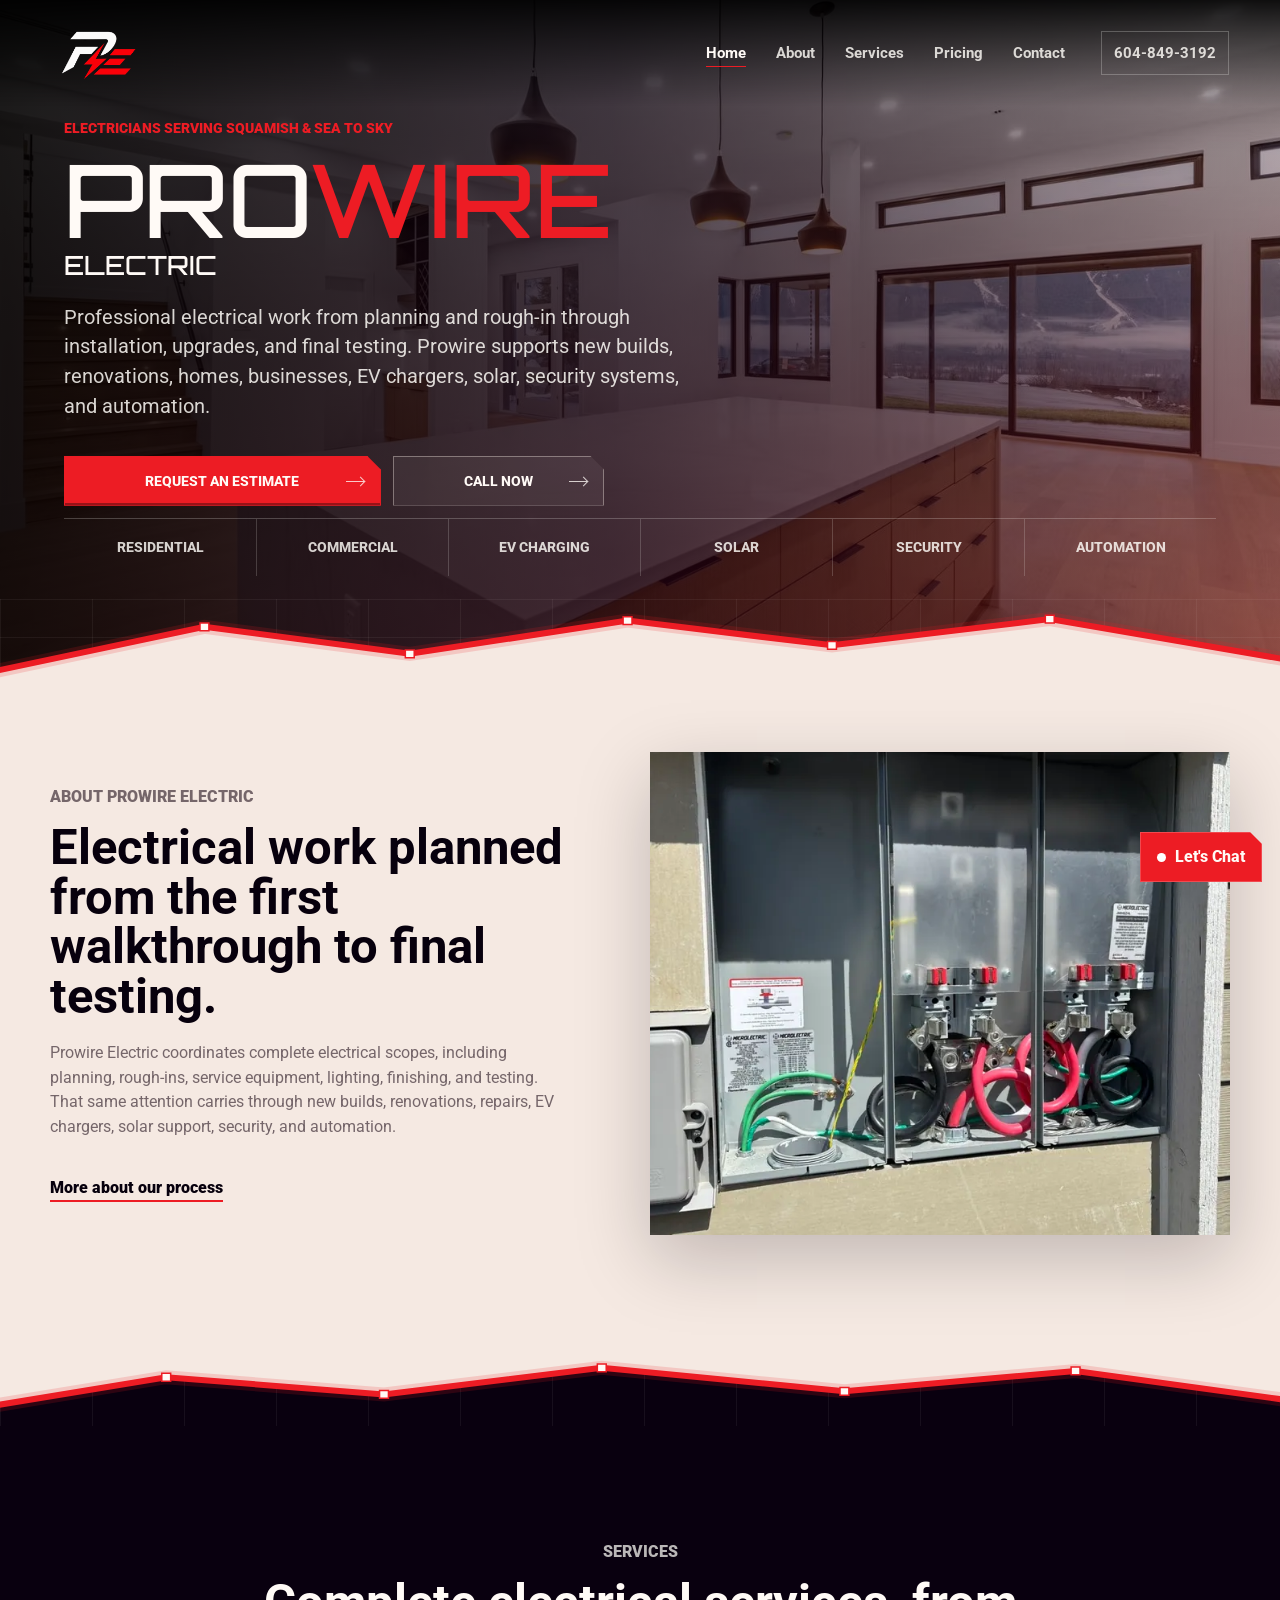
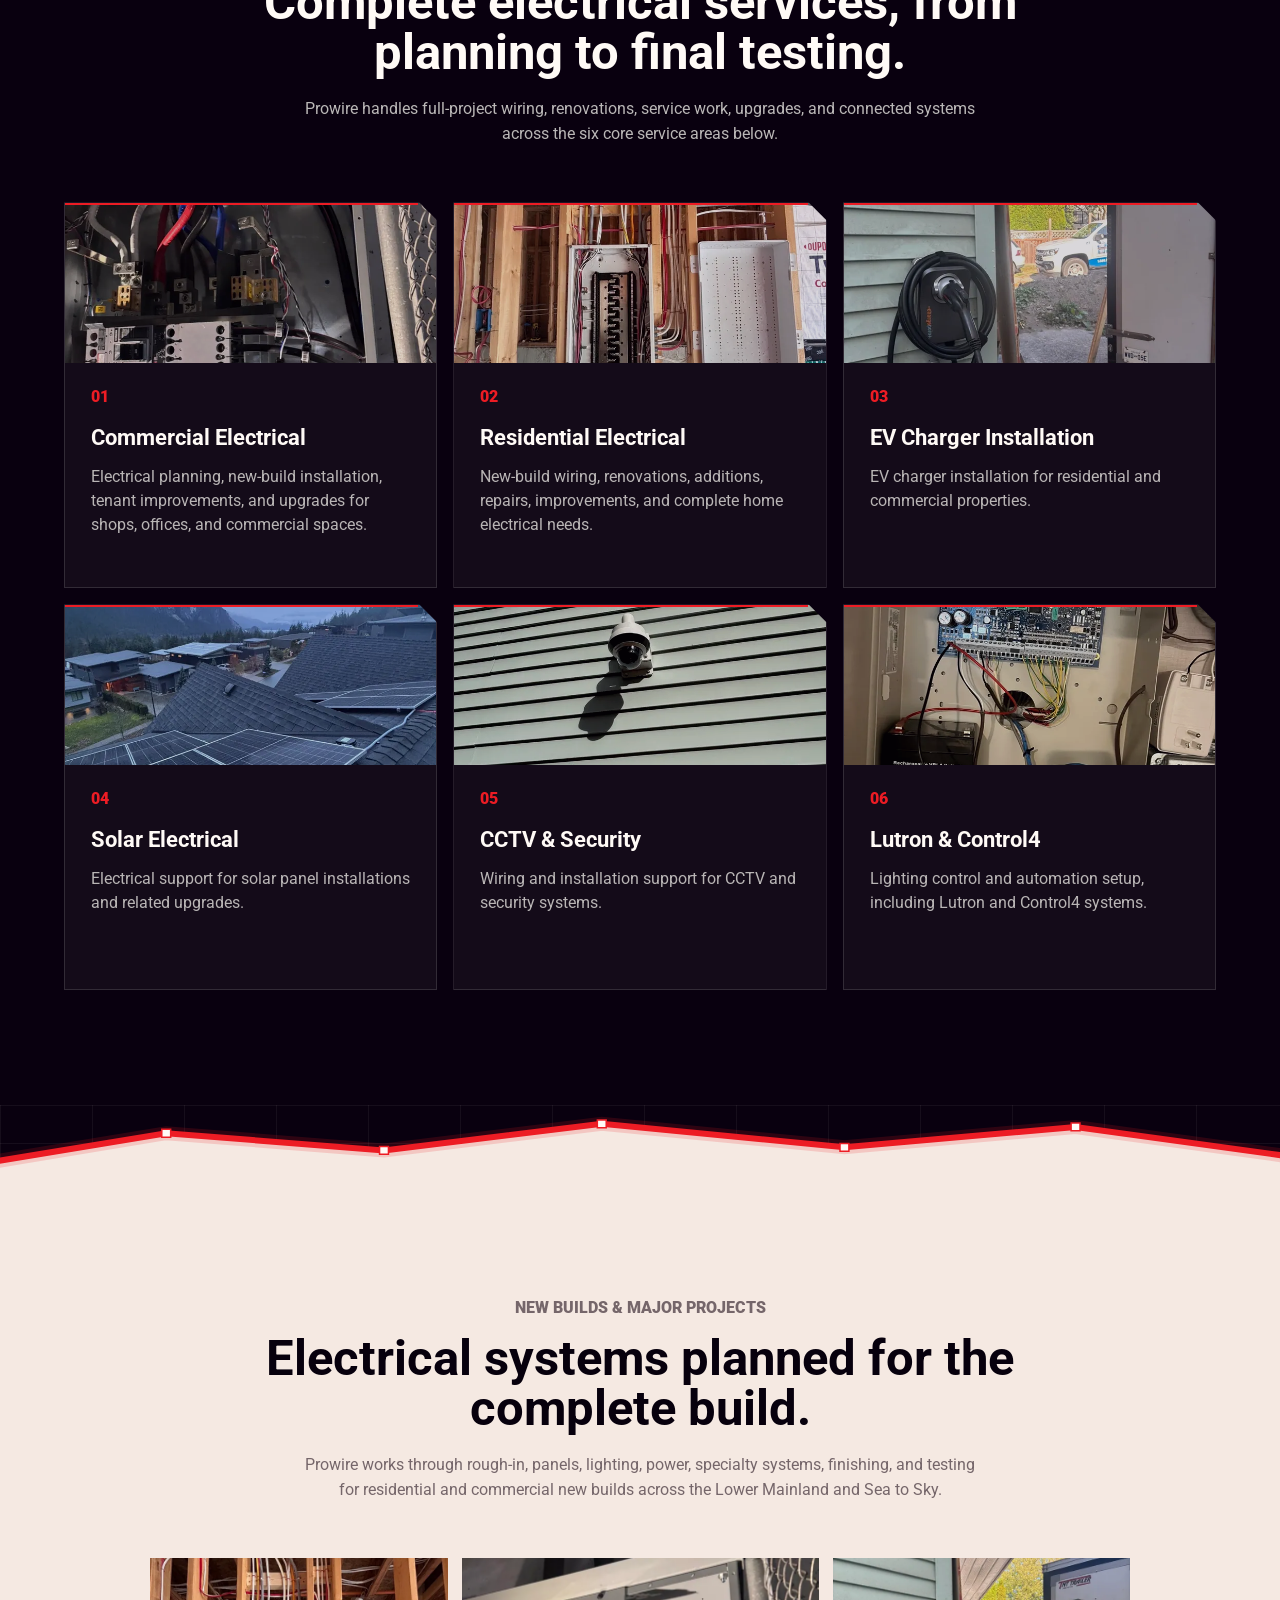
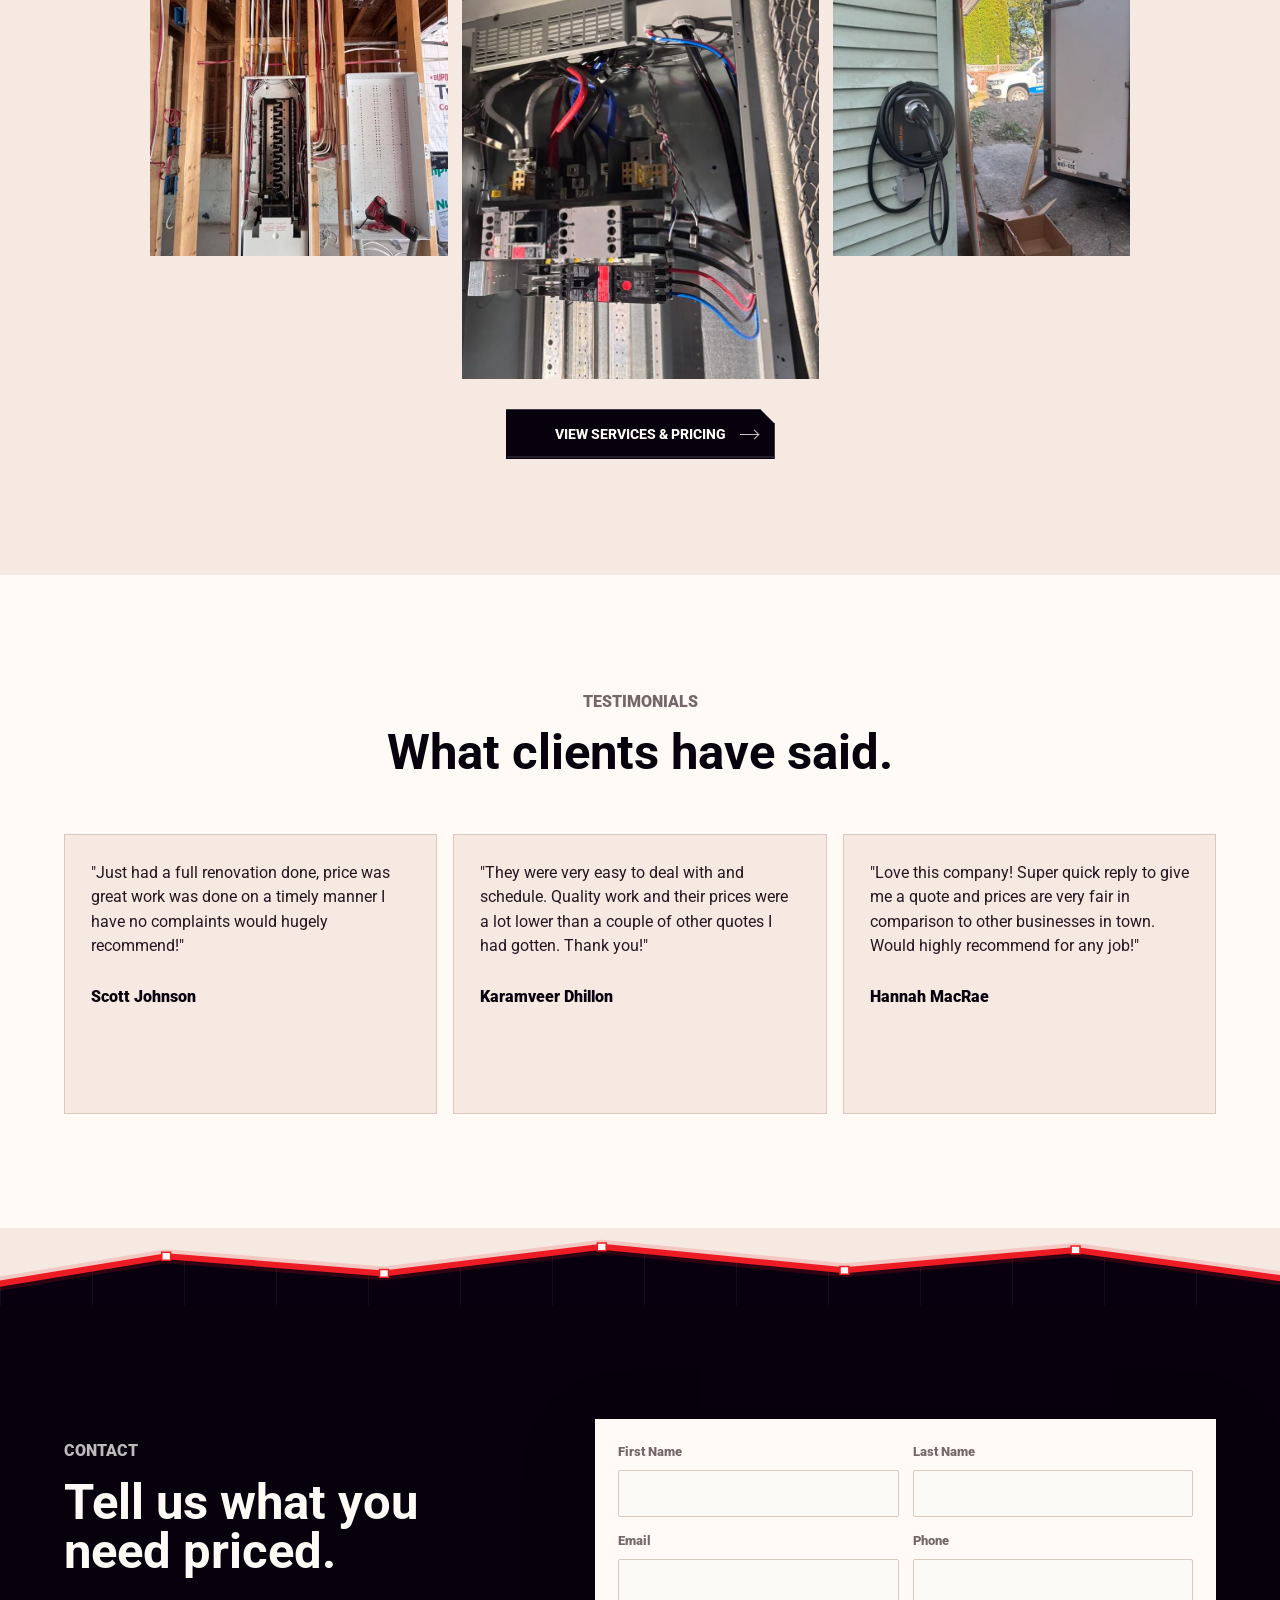
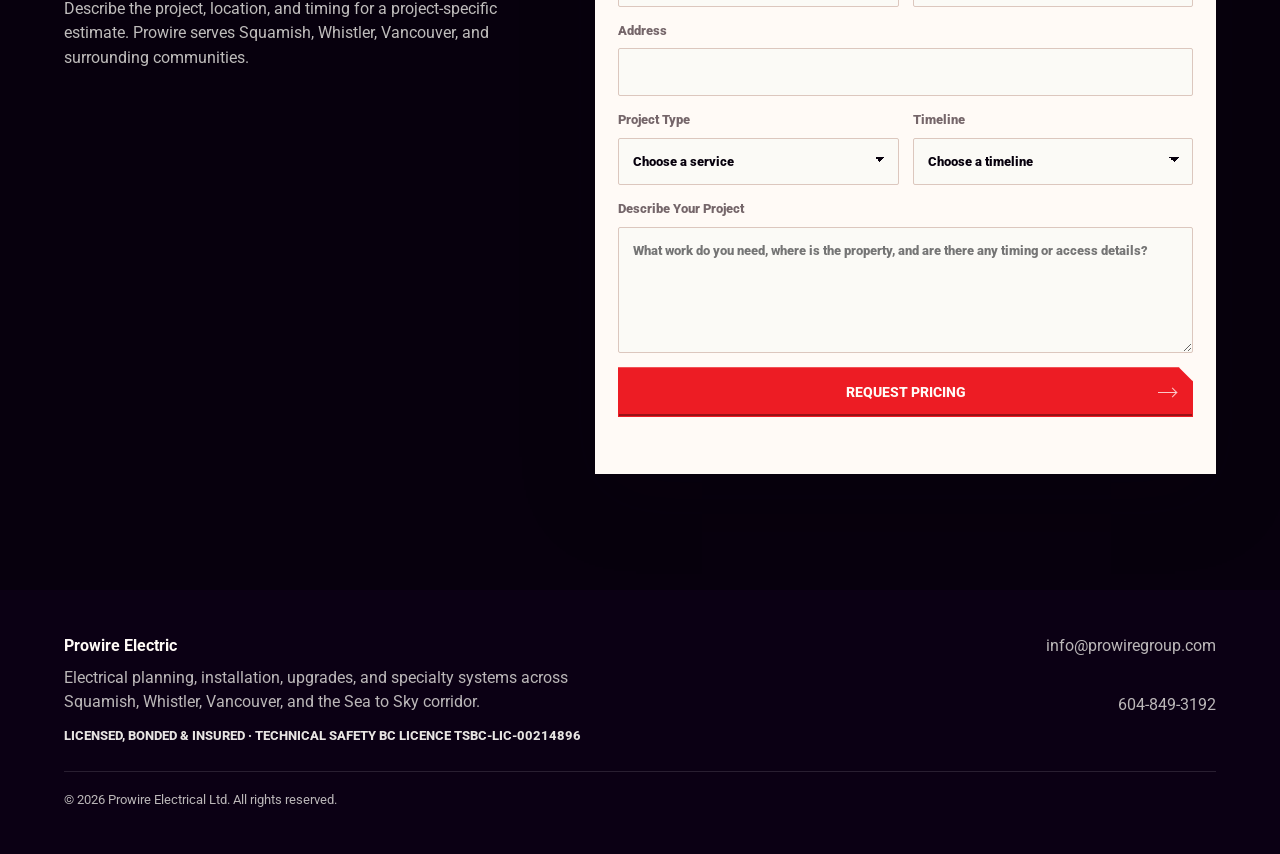
<file: index.html>
<!doctype html>
<html lang="en">
<head>
  <meta charset="utf-8">
  <meta name="viewport" content="width=device-width, initial-scale=1">
  <!-- Google tag (gtag.js) -->
  <script async src="https://www.googletagmanager.com/gtag/js?id=G-K772J1YZ3Q"></script>
  <script>
    window.dataLayer = window.dataLayer || [];
    function gtag(){dataLayer.push(arguments);}
    gtag('js', new Date());
    gtag('config', 'G-K772J1YZ3Q');
  </script>
  <meta name="description" content="Electrical planning, installation, upgrades, and specialty systems in Squamish and Sea to Sky, including new builds, EV charging, solar, and security.">
  <title>Electrician in Squamish &amp; Sea to Sky | Prowire Electric</title>
  <link rel="canonical" href="https://www.prowireelectric.ca/">
  <meta property="og:type" content="website">
  <meta property="og:site_name" content="Prowire Electric">
  <meta property="og:title" content="Electrician in Squamish &amp; Sea to Sky | Prowire Electric">
  <meta property="og:description" content="Electrical planning, installation, upgrades, and specialty systems for homes and businesses across Squamish and Sea to Sky.">
  <meta property="og:url" content="https://www.prowireelectric.ca/">
  <meta property="og:image" content="https://www.prowireelectric.ca/assets/project-service-equipment.jpg">
  <meta property="og:image:alt" content="Electrical service equipment installed by Prowire Electric">
  <meta name="twitter:card" content="summary_large_image">
  <link rel="icon" href="/assets/logo.png" type="image/png">
  <link rel="apple-touch-icon" href="/assets/logo.png">
  <link rel="preload" as="image" href="assets/hero-kitchen.avif?v=1" type="image/avif">
  <link rel="preconnect" href="https://fonts.googleapis.com">
  <link rel="preconnect" href="https://fonts.gstatic.com" crossorigin>
  <link href="https://fonts.googleapis.com/css2?family=Orbitron:wght@400;500;600&family=Roboto:wght@400;500;700;900&display=swap" rel="stylesheet">
  <link rel="stylesheet" href="styles.css?v=32">
  <script src="app.js?v=5" defer></script>
  <script type="application/ld+json">
    {
      "@context": "https://schema.org",
      "@type": "Electrician",
      "@id": "https://www.prowireelectric.ca/#business",
      "name": "Prowire Electric",
      "legalName": "Prowire Electrical Ltd",
      "url": "https://www.prowireelectric.ca/",
      "logo": "https://www.prowireelectric.ca/assets/logo.png",
      "image": "https://www.prowireelectric.ca/assets/project-service-equipment.jpg",
      "description": "Electrical contractor providing planning, installation, upgrades, service work, EV charging, solar support, security systems, and automation for homes and businesses.",
      "telephone": "+1-604-849-3192",
      "email": "info@prowiregroup.com",
      "address": {
        "@type": "PostalAddress",
        "streetAddress": "2596 Portree Way",
        "addressLocality": "Squamish",
        "addressRegion": "BC",
        "postalCode": "V8B 0T6",
        "addressCountry": "CA"
      },
      "hasMap": "https://www.google.com/maps/search/?api=1&query=2596%20Portree%20Way%2C%20Squamish%2C%20BC%20V8B%200T6%2C%20Canada",
      "priceRange": "Project-specific estimates",
      "areaServed": [
        { "@type": "City", "name": "Squamish" },
        { "@type": "City", "name": "Whistler" },
        { "@type": "City", "name": "Vancouver" },
        { "@type": "AdministrativeArea", "name": "Sea to Sky Corridor" }
      ],
      "hasOfferCatalog": {
        "@type": "OfferCatalog",
        "name": "Electrical services",
        "itemListElement": [
          { "@type": "Offer", "itemOffered": { "@type": "Service", "name": "Residential electrical planning and installation" } },
          { "@type": "Offer", "itemOffered": { "@type": "Service", "name": "Commercial electrical planning and installation" } },
          { "@type": "Offer", "itemOffered": { "@type": "Service", "name": "EV charger installation" } },
          { "@type": "Offer", "itemOffered": { "@type": "Service", "name": "Solar electrical support" } },
          { "@type": "Offer", "itemOffered": { "@type": "Service", "name": "CCTV and security systems" } },
          { "@type": "Offer", "itemOffered": { "@type": "Service", "name": "Lutron and Control4 automation" } }
        ]
      }
    }
  </script>
</head>
<body>
  <header class="site-header" data-header>
    <a class="brand" href="index.html" aria-label="Prowire Electric home">
      <img class="brand-logo" src="assets/logo.png" alt="" width="177" height="153">
    </a>

    <button class="nav-toggle" type="button" aria-label="Open menu" aria-expanded="false" data-nav-toggle>
      <span></span>
      <span></span>
    </button>

    <nav class="site-nav" aria-label="Primary navigation" data-nav>
      <a href="index.html" aria-current="page">Home</a>
      <a href="about.html">About</a>
      <a href="work.html">Services</a>
      <a href="work.html#pricing">Pricing</a>
      <a href="contact.html">Contact</a>
    </nav>

    <a class="header-call" href="tel:16048493192">604-849-3192</a>
  </header>

  <main>
    <div class="hero-stack">
      <div class="hero-overlay" aria-hidden="true"></div>
      <section class="hero home-hero">
        <div class="hero-media" aria-hidden="true"></div>
        <div class="hero-content reveal">
          <p class="eyebrow">Electricians serving Squamish &amp; Sea to Sky</p>
          <h1 class="hero-title">
            <span class="hero-title-word">Pro<span class="hero-title-accent">wire</span></span>
            <span class="hero-title-sub">Electric</span>
          </h1>
          <p class="hero-copy">Professional electrical work from planning and rough-in through installation, upgrades, and final testing. Prowire supports new builds, renovations, homes, businesses, EV chargers, solar, security systems, and automation.</p>
          <div class="hero-actions">
            <a class="button button-primary" href="contact.html">Request an estimate</a>
            <a class="button button-ghost" href="tel:16048493192">Call now</a>
          </div>
        </div>
        <div class="hero-strip reveal" aria-label="Core service areas">
          <a href="work.html#residential">Residential</a>
          <a href="work.html#commercial">Commercial</a>
          <a href="work.html#ev-charging">EV Charging</a>
          <a href="work.html#solar">Solar</a>
          <a href="work.html#security">Security</a>
          <a href="work.html#automation">Automation</a>
        </div>
      </section>

      <div class="angular-divider angular-divider-hero" aria-hidden="true">
        <svg viewBox="0 0 1440 116" preserveAspectRatio="none" focusable="false">
          <polyline class="angular-divider-glow" points="0,92 230,36 461,71 706,28 936,60 1181,26 1440,77"></polyline>
          <polyline class="angular-divider-dash" points="0,92 230,36 461,71 706,28 936,60 1181,26 1440,77"></polyline>
          <g class="angular-divider-nodes">
            <rect x="225" y="31" width="10" height="10"></rect>
            <rect x="456" y="66" width="10" height="10"></rect>
            <rect x="701" y="23" width="10" height="10"></rect>
            <rect x="931" y="55" width="10" height="10"></rect>
            <rect x="1176" y="21" width="10" height="10"></rect>
          </g>
        </svg>
      </div>
    </div>

    <section class="section split-section">
      <div class="section-copy reveal">
        <p class="eyebrow">About Prowire Electric</p>
        <h2>Electrical work planned from the first walkthrough to final testing.</h2>
        <p>Prowire Electric coordinates complete electrical scopes, including planning, rough-ins, service equipment, lighting, finishing, and testing. That same attention carries through new builds, renovations, repairs, EV chargers, solar support, security, and automation.</p>
        <a class="text-link" href="about.html">More about our process</a>
      </div>
      <figure class="image-panel reveal">
        <img src="assets/project-service-equipment.jpg" srcset="assets/project-service-equipment-720.webp 720w, assets/project-service-equipment.jpg 1170w" sizes="(max-width: 920px) calc(100vw - 36px), 52vw" alt="Electrical service equipment installed by Prowire Electric" width="900" height="700" loading="lazy" decoding="async">
      </figure>
    </section>

    <div class="angular-divider angular-divider-to-dark angular-divider-compact" aria-hidden="true">
      <svg viewBox="0 0 1440 98" preserveAspectRatio="none" focusable="false">
        <polyline class="angular-divider-glow" points="0,71 187,36 432,58 677,24 950,54 1210,28 1440,64"></polyline>
        <polyline class="angular-divider-dash" points="0,71 187,36 432,58 677,24 950,54 1210,28 1440,64"></polyline>
        <g class="angular-divider-nodes">
          <rect x="182" y="31" width="10" height="10"></rect>
          <rect x="427" y="53" width="10" height="10"></rect>
          <rect x="672" y="19" width="10" height="10"></rect>
          <rect x="945" y="49" width="10" height="10"></rect>
          <rect x="1205" y="23" width="10" height="10"></rect>
        </g>
      </svg>
    </div>

    <section class="section dark-section">
      <div class="section-heading reveal">
        <p class="eyebrow">Services</p>
        <h2>Complete electrical services, from planning to final testing.</h2>
        <p>Prowire handles full-project wiring, renovations, service work, upgrades, and connected systems across the six core service areas below.</p>
      </div>

      <div class="service-grid">
        <article class="service-card reveal">
          <img class="service-card-image" src="assets/project-commercial-panel.jpg" srcset="assets/project-commercial-panel-720.webp 720w, assets/project-commercial-panel.jpg 1170w" sizes="(max-width: 640px) calc(100vw - 36px), (max-width: 920px) 50vw, 33vw" alt="Commercial electrical panel work" width="500" height="360" loading="lazy" decoding="async">
          <span class="service-index">01</span>
          <h3><a href="work.html#commercial">Commercial Electrical</a></h3>
          <p>Electrical planning, new-build installation, tenant improvements, and upgrades for shops, offices, and commercial spaces.</p>
        </article>
        <article class="service-card reveal">
          <img class="service-card-image" src="assets/project-residential-rough-in.jpg" srcset="assets/project-residential-rough-in-720.webp 720w, assets/project-residential-rough-in.jpg 1170w" sizes="(max-width: 640px) calc(100vw - 36px), (max-width: 920px) 50vw, 33vw" alt="Residential rough-in wiring and panel installation" width="500" height="360" loading="lazy" decoding="async">
          <span class="service-index">02</span>
          <h3><a href="work.html#residential">Residential Electrical</a></h3>
          <p>New-build wiring, renovations, additions, repairs, improvements, and complete home electrical needs.</p>
        </article>
        <article class="service-card reveal">
          <img class="service-card-image" src="assets/project-ev-charger.jpg" srcset="assets/project-ev-charger-720.webp 720w, assets/project-ev-charger.jpg 1170w" sizes="(max-width: 640px) calc(100vw - 36px), (max-width: 920px) 50vw, 33vw" alt="Installed residential EV charger" width="500" height="360" loading="lazy" decoding="async">
          <span class="service-index">03</span>
          <h3><a href="work.html#ev-charging">EV Charger Installation</a></h3>
          <p>EV charger installation for residential and commercial properties.</p>
        </article>
        <article class="service-card reveal">
          <img class="service-card-image" src="assets/project-solar-roof.jpg" srcset="assets/project-solar-roof-720.webp 720w, assets/project-solar-roof.jpg 1170w" sizes="(max-width: 640px) calc(100vw - 36px), (max-width: 920px) 50vw, 33vw" alt="Solar panels on a roof in the Sea to Sky corridor" width="500" height="360" loading="lazy" decoding="async">
          <span class="service-index">04</span>
          <h3><a href="work.html#solar">Solar Electrical</a></h3>
          <p>Electrical support for solar panel installations and related upgrades.</p>
        </article>
        <article class="service-card reveal">
          <img class="service-card-image" src="assets/project-security-camera.jpg" srcset="assets/project-security-camera-720.webp 720w, assets/project-security-camera.jpg 1170w" sizes="(max-width: 640px) calc(100vw - 36px), (max-width: 920px) 50vw, 33vw" alt="Exterior CCTV camera installed on a home" width="500" height="360" loading="lazy" decoding="async">
          <span class="service-index">05</span>
          <h3><a href="work.html#security">CCTV &amp; Security</a></h3>
          <p>Wiring and installation support for CCTV and security systems.</p>
        </article>
        <article class="service-card reveal">
          <img class="service-card-image" src="assets/project-control-panel.jpg" srcset="assets/project-control-panel-720.webp 720w, assets/project-control-panel.jpg 1170w" sizes="(max-width: 640px) calc(100vw - 36px), (max-width: 920px) 50vw, 33vw" alt="Control system wiring and equipment panel" width="500" height="360" loading="lazy" decoding="async">
          <span class="service-index">06</span>
          <h3><a href="work.html#automation">Lutron &amp; Control4</a></h3>
          <p>Lighting control and automation setup, including Lutron and Control4 systems.</p>
        </article>
      </div>
    </section>

    <div class="angular-divider angular-divider-compact" aria-hidden="true">
      <svg viewBox="0 0 1440 98" preserveAspectRatio="none" focusable="false">
        <polyline class="angular-divider-glow" points="0,71 187,36 432,58 677,24 950,54 1210,28 1440,64"></polyline>
        <polyline class="angular-divider-dash" points="0,71 187,36 432,58 677,24 950,54 1210,28 1440,64"></polyline>
        <g class="angular-divider-nodes">
          <rect x="182" y="31" width="10" height="10"></rect>
          <rect x="427" y="53" width="10" height="10"></rect>
          <rect x="672" y="19" width="10" height="10"></rect>
          <rect x="945" y="49" width="10" height="10"></rect>
          <rect x="1205" y="23" width="10" height="10"></rect>
        </g>
      </svg>
    </div>

    <section class="section work-preview">
      <div class="section-heading reveal">
        <p class="eyebrow">New builds &amp; major projects</p>
        <h2>Electrical systems planned for the complete build.</h2>
        <p>Prowire works through rough-in, panels, lighting, power, specialty systems, finishing, and testing for residential and commercial new builds across the Lower Mainland and Sea to Sky.</p>
      </div>
      <div class="preview-grid reveal">
        <img src="assets/project-residential-rough-in.jpg" srcset="assets/project-residential-rough-in-720.webp 720w, assets/project-residential-rough-in.jpg 1170w" sizes="(max-width: 640px) calc(100vw - 36px), 33vw" alt="Residential new-build rough-in wiring" width="500" height="500" loading="lazy" decoding="async">
        <img src="assets/project-commercial-panel.jpg" srcset="assets/project-commercial-panel-720.webp 720w, assets/project-commercial-panel.jpg 1170w" sizes="(max-width: 640px) calc(100vw - 36px), 33vw" alt="Commercial electrical panel installation" width="500" height="500" loading="lazy" decoding="async">
        <img src="assets/project-ev-charger.jpg" srcset="assets/project-ev-charger-720.webp 720w, assets/project-ev-charger.jpg 1170w" sizes="(max-width: 640px) calc(100vw - 36px), 33vw" alt="Residential EV charger installation" width="500" height="500" loading="lazy" decoding="async">
      </div>
      <a class="button button-dark reveal" href="work.html">View services &amp; pricing</a>
    </section>

    <section class="section testimonials-section">
      <div class="section-heading reveal">
        <p class="eyebrow">Testimonials</p>
        <h2>What clients have said.</h2>
      </div>
      <div class="testimonial-grid">
        <blockquote class="testimonial-card reveal">
          <p>"Just had a full renovation done, price was great work was done on a timely manner I have no complaints would hugely recommend!"</p>
          <cite>Scott Johnson</cite>
        </blockquote>
        <blockquote class="testimonial-card reveal">
          <p>"They were very easy to deal with and schedule. Quality work and their prices were a lot lower than a couple of other quotes I had gotten. Thank you!"</p>
          <cite>Karamveer Dhillon</cite>
        </blockquote>
        <blockquote class="testimonial-card reveal">
          <p>"Love this company! Super quick reply to give me a quote and prices are very fair in comparison to other businesses in town. Would highly recommend for any job!"</p>
          <cite>Hannah MacRae</cite>
        </blockquote>
      </div>
    </section>

    <div class="angular-divider angular-divider-to-dark angular-divider-compact" aria-hidden="true">
      <svg viewBox="0 0 1440 98" preserveAspectRatio="none" focusable="false">
        <polyline class="angular-divider-glow" points="0,71 187,36 432,58 677,24 950,54 1210,28 1440,64"></polyline>
        <polyline class="angular-divider-dash" points="0,71 187,36 432,58 677,24 950,54 1210,28 1440,64"></polyline>
        <g class="angular-divider-nodes">
          <rect x="182" y="31" width="10" height="10"></rect>
          <rect x="427" y="53" width="10" height="10"></rect>
          <rect x="672" y="19" width="10" height="10"></rect>
          <rect x="945" y="49" width="10" height="10"></rect>
          <rect x="1205" y="23" width="10" height="10"></rect>
        </g>
      </svg>
    </div>

    <section class="section contact-band">
      <div class="contact-band-copy reveal">
        <p class="eyebrow">Contact</p>
        <h2>Tell us what you need priced.</h2>
        <p>Describe the project, location, and timing for a project-specific estimate. Prowire serves Squamish, Whistler, Vancouver, and surrounding communities.</p>
      </div>
      <form class="contact-form reveal" method="post" data-contact-form data-form-endpoint="https://formsubmit.co/ajax/info@prowiregroup.com">
        <label class="form-trap" aria-hidden="true">
          <span>Company</span>
          <input type="text" name="_honey" tabindex="-1" autocomplete="off">
        </label>
        <input type="hidden" name="_subject" value="New Prowire website estimate request">
        <input type="hidden" name="_template" value="table">
        <label>
          <span>First Name</span>
          <input type="text" name="firstName" autocomplete="given-name" maxlength="80" required>
        </label>
        <label>
          <span>Last Name</span>
          <input type="text" name="lastName" autocomplete="family-name" maxlength="80">
        </label>
        <label>
          <span>Email</span>
          <input type="email" name="email" autocomplete="email" maxlength="160" required>
        </label>
        <label>
          <span>Phone</span>
          <input type="tel" name="phone" autocomplete="tel" maxlength="40">
        </label>
        <label class="full-field">
          <span>Address</span>
          <input type="text" name="address" autocomplete="street-address" maxlength="180">
        </label>
        <label>
          <span>Project Type</span>
          <select name="projectType" data-project-type required>
            <option value="">Choose a service</option>
            <option>Residential new build</option>
            <option>Commercial new build</option>
            <option>Residential renovation or service</option>
            <option>Commercial renovation or service</option>
            <option>EV charger installation</option>
            <option>Solar electrical support</option>
            <option>CCTV or security</option>
            <option>Lutron or Control4 automation</option>
            <option>Other electrical work</option>
          </select>
        </label>
        <label>
          <span>Timeline</span>
          <select name="timeline">
            <option value="">Choose a timeline</option>
            <option>As soon as possible</option>
            <option>Within 1 month</option>
            <option>Within 1–3 months</option>
            <option>Planning ahead</option>
          </select>
        </label>
        <label class="full-field">
          <span>Describe Your Project</span>
          <textarea name="message" rows="5" maxlength="4000" placeholder="What work do you need, where is the property, and are there any timing or access details?" required></textarea>
        </label>
        <button class="button button-primary full-field" type="submit">Request pricing</button>
        <p class="form-status full-field" data-form-status aria-live="polite"></p>
      </form>
    </section>
  </main>

  <footer class="site-footer">
    <div>
      <strong>Prowire Electric</strong>
      <p>Electrical planning, installation, upgrades, and specialty systems across Squamish, Whistler, Vancouver, and the Sea to Sky corridor.</p>
      <div class="footer-credentials">Licensed, bonded &amp; insured · Technical Safety BC licence TSBC-LIC-00214896</div>
    </div>
    <div class="footer-links">
      <a href="mailto:info@prowiregroup.com">info@prowiregroup.com</a>
      <a href="tel:16048493192">604-849-3192</a>
    </div>
    <small class="footer-legal">&copy; 2026 Prowire Electrical Ltd. All rights reserved.</small>
  </footer>

  <aside class="chat-widget" aria-label="Chat widget">
    <button class="chat-button" type="button" aria-expanded="false" data-chat-toggle>
      <span class="chat-dot"></span>
      Let's Chat
    </button>
    <div class="chat-panel" data-chat-panel hidden>
      <strong>Prowire Electric</strong>
      <p>For active inquiries or estimate requests, call or email Prowire.</p>
      <div class="chat-actions">
        <a href="tel:16048493192">Call 604-849-3192</a>
        <a href="mailto:info@prowiregroup.com">Email info@prowiregroup.com</a>
      </div>
    </div>
  </aside>
</body>
</html>
</file>
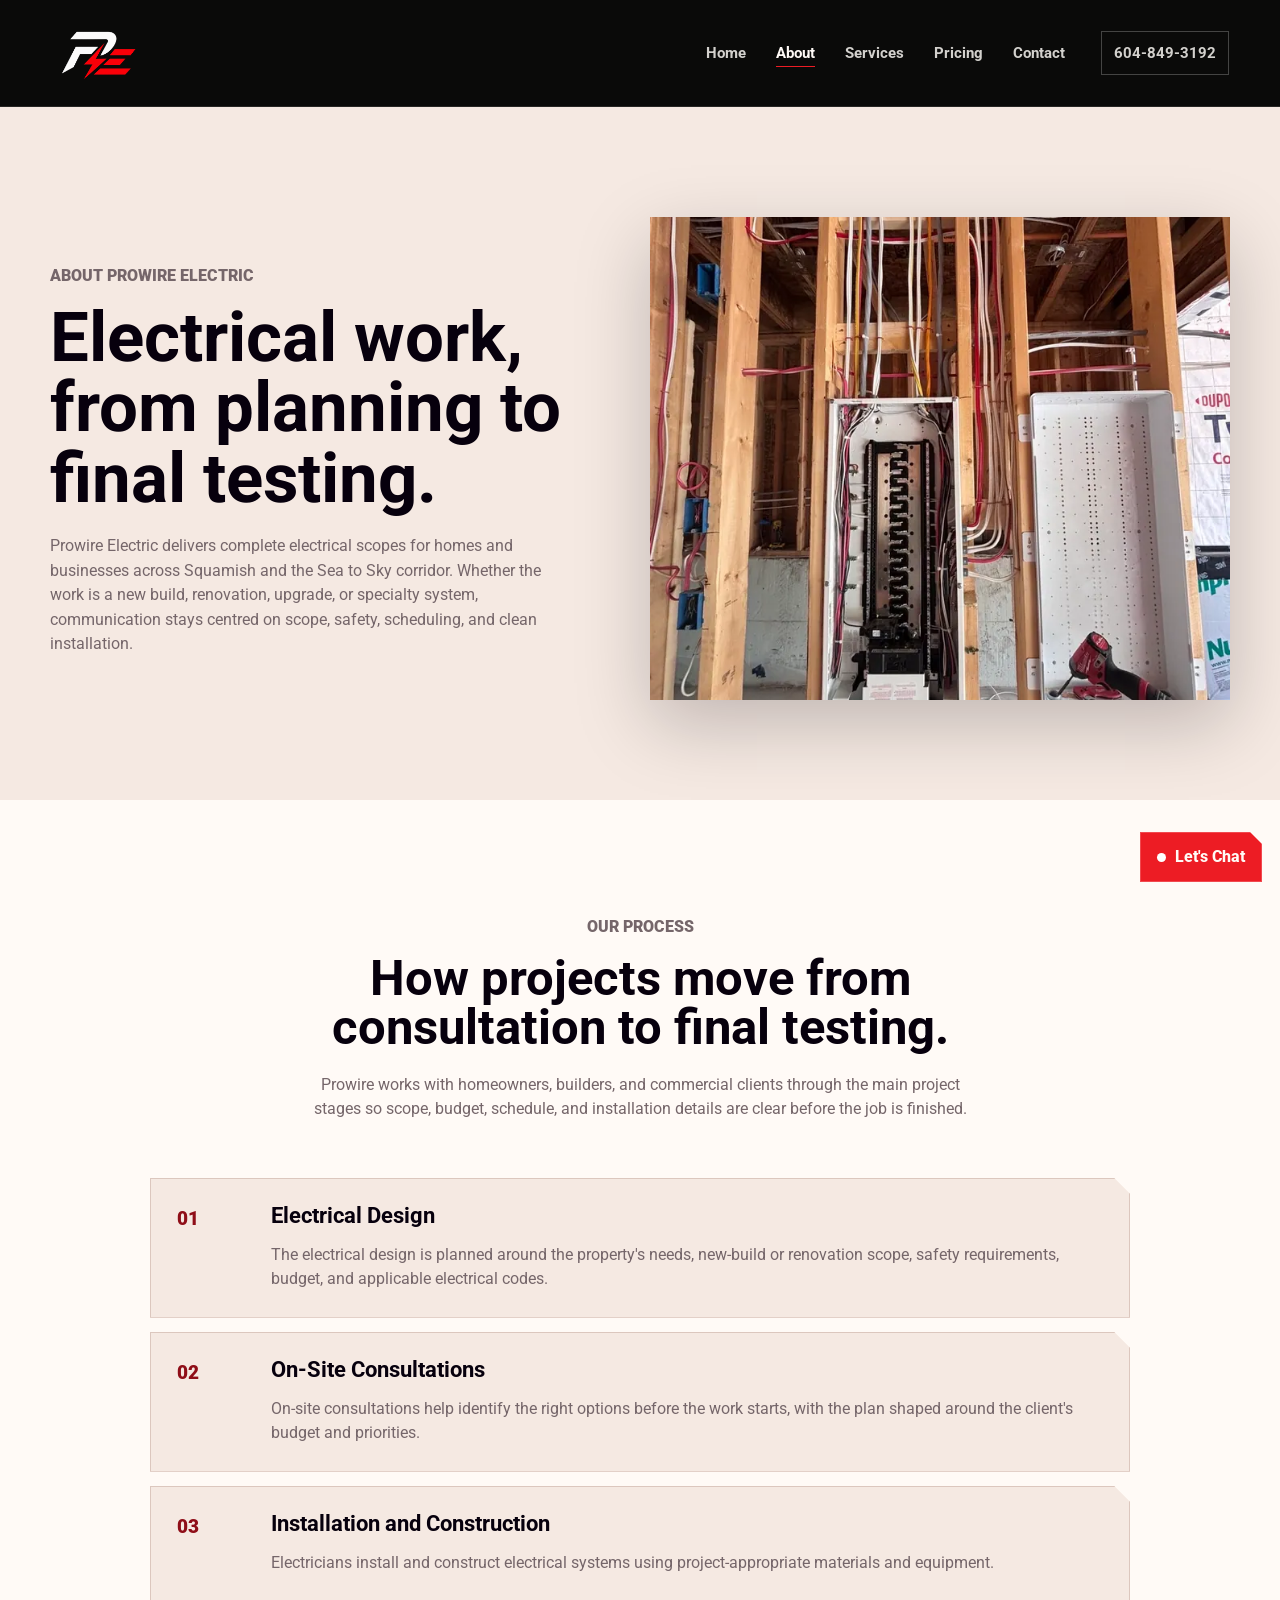
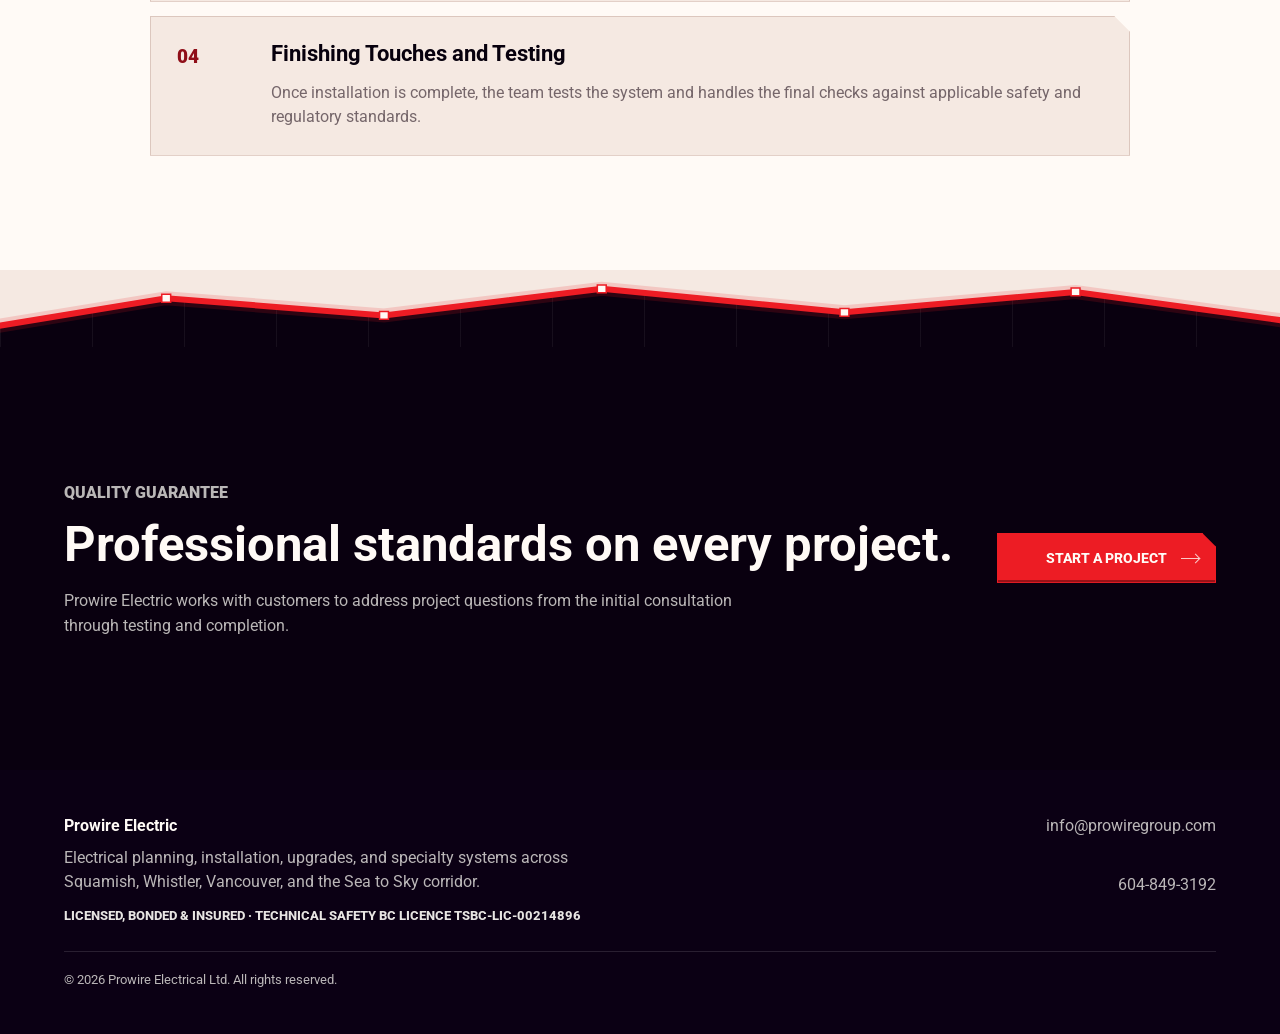
<file: about.html>
<!doctype html>
<html lang="en">
<head>
  <meta charset="utf-8">
  <meta name="viewport" content="width=device-width, initial-scale=1">
  <!-- Google tag (gtag.js) -->
  <script async src="https://www.googletagmanager.com/gtag/js?id=G-K772J1YZ3Q"></script>
  <script>
    window.dataLayer = window.dataLayer || [];
    function gtag(){dataLayer.push(arguments);}
    gtag('js', new Date());
    gtag('config', 'G-K772J1YZ3Q');
  </script>
  <meta name="description" content="Meet Prowire Electric, providing complete electrical planning, installation, upgrades, and specialty systems across Squamish and Sea to Sky.">
  <title>About Our Squamish Electricians | Prowire Electric</title>
  <link rel="canonical" href="https://www.prowireelectric.ca/about">
  <meta property="og:type" content="website">
  <meta property="og:site_name" content="Prowire Electric">
  <meta property="og:title" content="About Our Squamish Electricians | Prowire Electric">
  <meta property="og:description" content="Electrical work with clear planning, professional installation, thorough testing, and dependable project follow-through.">
  <meta property="og:url" content="https://www.prowireelectric.ca/about">
  <meta property="og:image" content="https://www.prowireelectric.ca/assets/project-residential-rough-in.jpg">
  <meta property="og:image:alt" content="Prowire Electric residential rough-in wiring project">
  <meta name="twitter:card" content="summary_large_image">
  <link rel="icon" href="/assets/logo.png" type="image/png">
  <link rel="apple-touch-icon" href="/assets/logo.png">
  <link rel="preconnect" href="https://fonts.googleapis.com">
  <link rel="preconnect" href="https://fonts.gstatic.com" crossorigin>
  <link href="https://fonts.googleapis.com/css2?family=Roboto:wght@400;500;700;900&display=swap" rel="stylesheet">
  <link rel="stylesheet" href="styles.css?v=32">
  <script src="app.js?v=5" defer></script>
</head>
<body>
  <header class="site-header solid-header" data-header>
    <a class="brand" href="index.html" aria-label="Prowire Electric home">
      <img class="brand-logo" src="assets/logo.png" alt="" width="177" height="153">
    </a>
    <button class="nav-toggle" type="button" aria-label="Open menu" aria-expanded="false" data-nav-toggle>
      <span></span>
      <span></span>
    </button>
    <nav class="site-nav" aria-label="Primary navigation" data-nav>
      <a href="index.html">Home</a>
      <a href="about.html" aria-current="page">About</a>
      <a href="work.html">Services</a>
      <a href="work.html#pricing">Pricing</a>
      <a href="contact.html">Contact</a>
    </nav>
    <a class="header-call" href="tel:16048493192">604-849-3192</a>
  </header>

  <main>
    <section class="page-hero">
      <div class="page-hero-copy reveal">
        <p class="eyebrow">About Prowire Electric</p>
        <h1>Electrical work, from planning to final testing.</h1>
        <p>Prowire Electric delivers complete electrical scopes for homes and businesses across Squamish and the Sea to Sky corridor. Whether the work is a new build, renovation, upgrade, or specialty system, communication stays centred on scope, safety, scheduling, and clean installation.</p>
      </div>
      <figure class="page-hero-image reveal">
        <img src="assets/project-residential-rough-in.jpg" srcset="assets/project-residential-rough-in-720.webp 720w, assets/project-residential-rough-in.jpg 1170w" sizes="(max-width: 920px) calc(100vw - 36px), 52vw" alt="Prowire Electric residential new-build panel and rough-in wiring" width="900" height="680" fetchpriority="high" decoding="async">
      </figure>
    </section>

    <section class="section process-section">
      <div class="section-heading reveal">
        <p class="eyebrow">Our Process</p>
        <h2>How projects move from consultation to final testing.</h2>
        <p>Prowire works with homeowners, builders, and commercial clients through the main project stages so scope, budget, schedule, and installation details are clear before the job is finished.</p>
      </div>

      <div class="process-list">
        <article class="process-item reveal">
          <span>01</span>
          <div>
            <h3>Electrical Design</h3>
            <p>The electrical design is planned around the property's needs, new-build or renovation scope, safety requirements, budget, and applicable electrical codes.</p>
          </div>
        </article>
        <article class="process-item reveal">
          <span>02</span>
          <div>
            <h3>On-Site Consultations</h3>
            <p>On-site consultations help identify the right options before the work starts, with the plan shaped around the client's budget and priorities.</p>
          </div>
        </article>
        <article class="process-item reveal">
          <span>03</span>
          <div>
            <h3>Installation and Construction</h3>
            <p>Electricians install and construct electrical systems using project-appropriate materials and equipment.</p>
          </div>
        </article>
        <article class="process-item reveal">
          <span>04</span>
          <div>
            <h3>Finishing Touches and Testing</h3>
            <p>Once installation is complete, the team tests the system and handles the final checks against applicable safety and regulatory standards.</p>
          </div>
        </article>
      </div>
    </section>

    <div class="angular-divider angular-divider-to-dark angular-divider-compact" aria-hidden="true">
      <svg viewBox="0 0 1440 98" preserveAspectRatio="none" focusable="false">
        <polyline class="angular-divider-glow" points="0,71 187,36 432,58 677,24 950,54 1210,28 1440,64"></polyline>
        <polyline class="angular-divider-dash" points="0,71 187,36 432,58 677,24 950,54 1210,28 1440,64"></polyline>
        <g class="angular-divider-nodes">
          <rect x="182" y="31" width="10" height="10"></rect>
          <rect x="427" y="53" width="10" height="10"></rect>
          <rect x="672" y="19" width="10" height="10"></rect>
          <rect x="945" y="49" width="10" height="10"></rect>
          <rect x="1205" y="23" width="10" height="10"></rect>
        </g>
      </svg>
    </div>

    <section class="section guarantee-section">
      <div class="guarantee-copy reveal">
        <p class="eyebrow">Quality Guarantee</p>
        <h2>Professional standards on every project.</h2>
        <p>Prowire Electric works with customers to address project questions from the initial consultation through testing and completion.</p>
      </div>
      <a class="button button-primary reveal" href="contact.html">Start a project</a>
    </section>
  </main>

  <footer class="site-footer">
    <div>
      <strong>Prowire Electric</strong>
      <p>Electrical planning, installation, upgrades, and specialty systems across Squamish, Whistler, Vancouver, and the Sea to Sky corridor.</p>
      <div class="footer-credentials">Licensed, bonded &amp; insured · Technical Safety BC licence TSBC-LIC-00214896</div>
    </div>
    <div class="footer-links">
      <a href="mailto:info@prowiregroup.com">info@prowiregroup.com</a>
      <a href="tel:16048493192">604-849-3192</a>
    </div>
    <small class="footer-legal">&copy; 2026 Prowire Electrical Ltd. All rights reserved.</small>
  </footer>

  <aside class="chat-widget" aria-label="Chat widget">
    <button class="chat-button" type="button" aria-expanded="false" data-chat-toggle>
      <span class="chat-dot"></span>
      Let's Chat
    </button>
    <div class="chat-panel" data-chat-panel hidden>
      <strong>Prowire Electric</strong>
      <p>For active inquiries or estimate requests, call or email Prowire.</p>
      <div class="chat-actions">
        <a href="tel:16048493192">Call 604-849-3192</a>
        <a href="mailto:info@prowiregroup.com">Email info@prowiregroup.com</a>
      </div>
    </div>
  </aside>
</body>
</html>
</file>
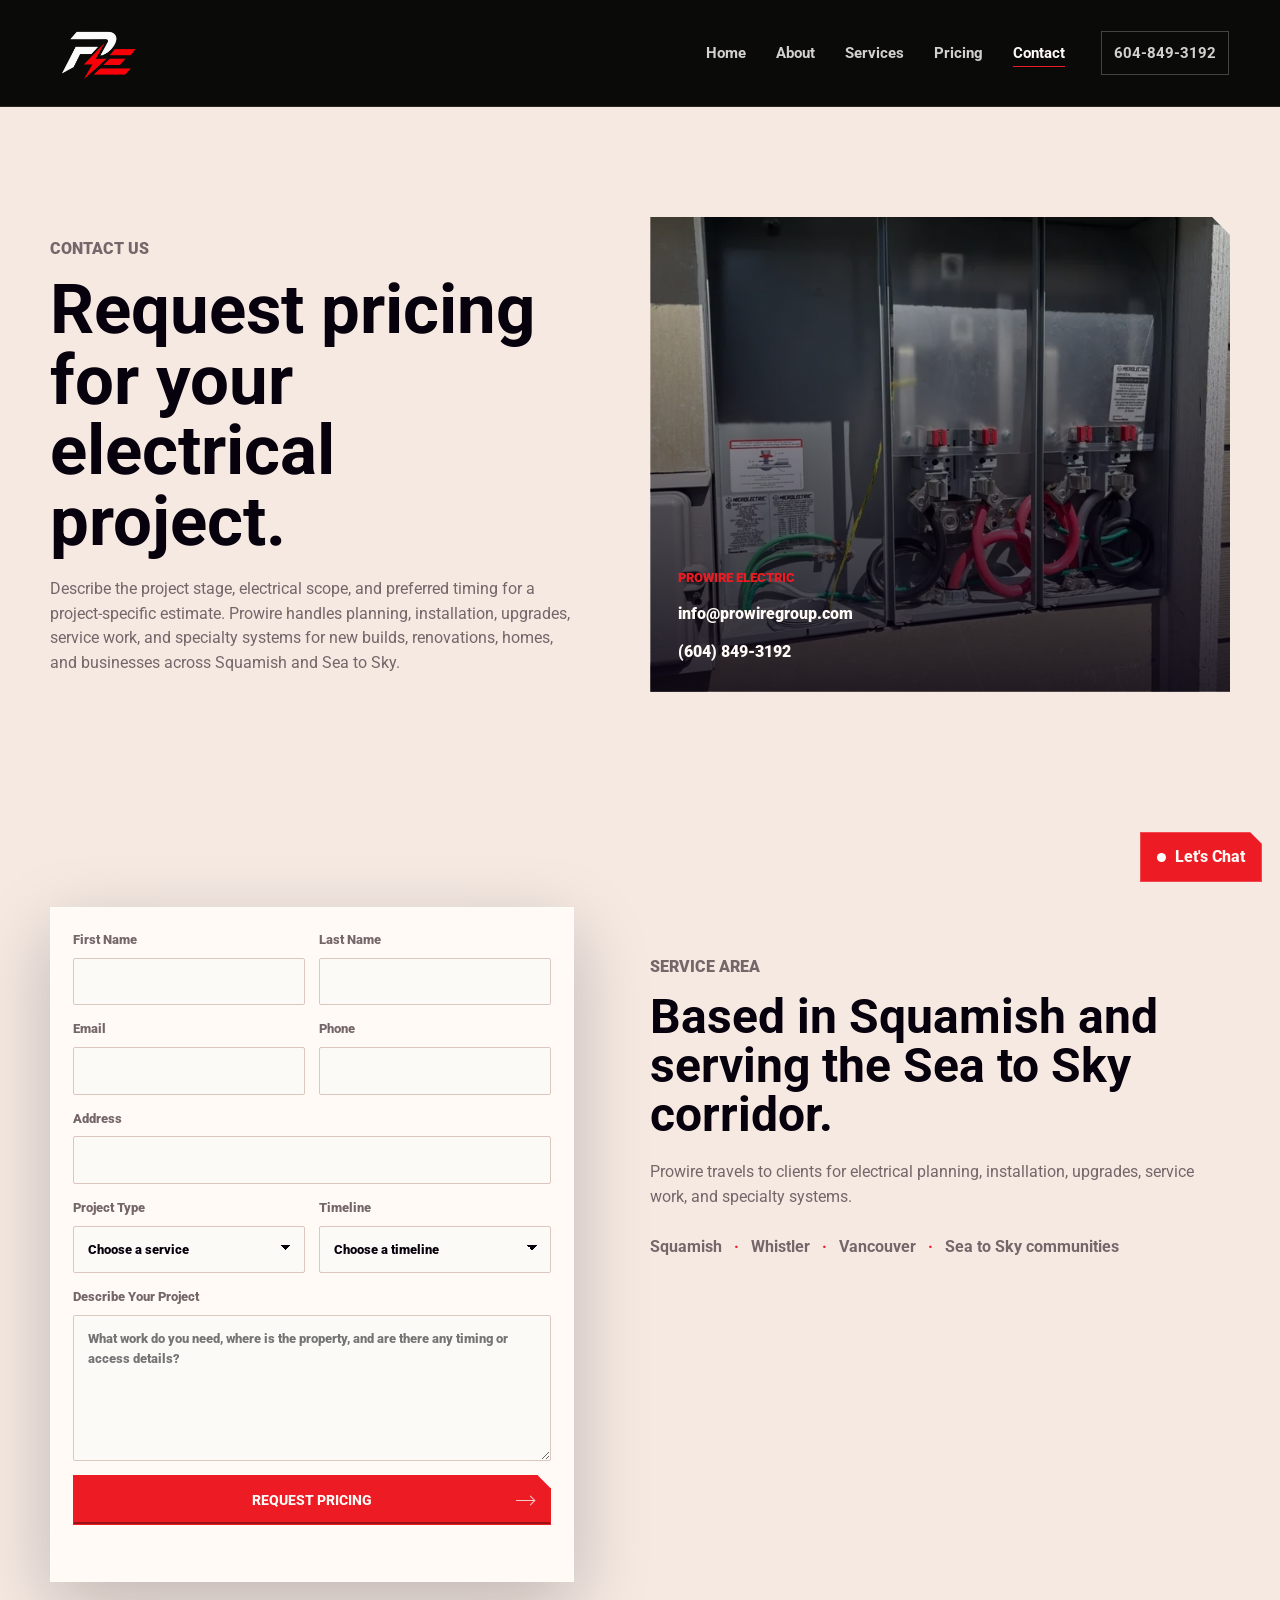
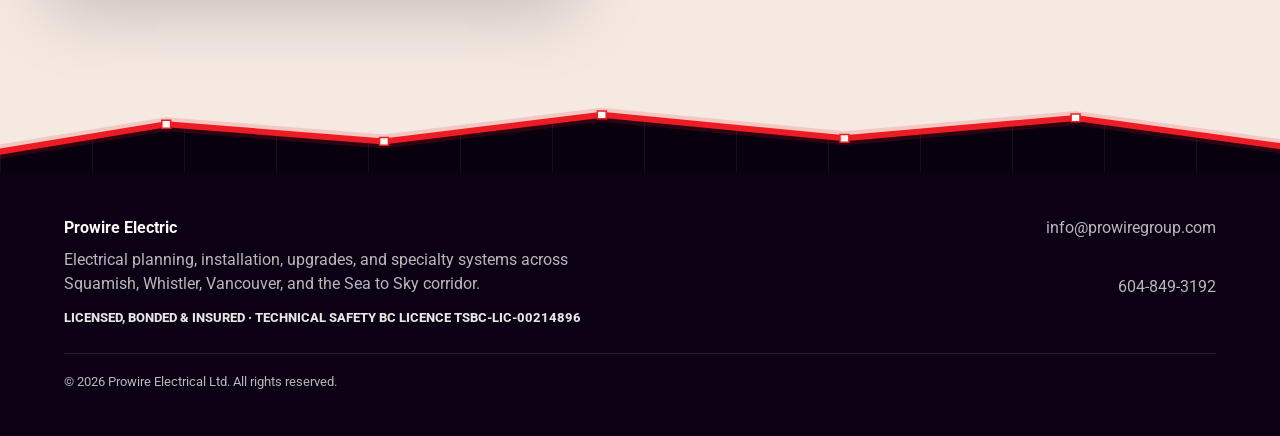
<file: contact.html>
<!doctype html>
<html lang="en">
<head>
  <meta charset="utf-8">
  <meta name="viewport" content="width=device-width, initial-scale=1">
  <!-- Google tag (gtag.js) -->
  <script async src="https://www.googletagmanager.com/gtag/js?id=G-K772J1YZ3Q"></script>
  <script>
    window.dataLayer = window.dataLayer || [];
    function gtag(){dataLayer.push(arguments);}
    gtag('js', new Date());
    gtag('config', 'G-K772J1YZ3Q');
  </script>
  <meta name="description" content="Request pricing for electrical planning, installation, upgrades, service work, EV charging, solar, security, and automation in Squamish and Sea to Sky.">
  <title>Request Electrical Pricing | Prowire Electric</title>
  <link rel="canonical" href="https://www.prowireelectric.ca/contact">
  <meta property="og:type" content="website">
  <meta property="og:site_name" content="Prowire Electric">
  <meta property="og:title" content="Request Electrical Pricing | Prowire Electric">
  <meta property="og:description" content="Describe your electrical project and request an estimate from a Squamish electrical contractor.">
  <meta property="og:url" content="https://www.prowireelectric.ca/contact">
  <meta property="og:image" content="https://www.prowireelectric.ca/assets/project-service-equipment.jpg">
  <meta property="og:image:alt" content="Electrical service equipment installed by Prowire Electric">
  <meta name="twitter:card" content="summary_large_image">
  <link rel="icon" href="/assets/logo.png" type="image/png">
  <link rel="apple-touch-icon" href="/assets/logo.png">
  <link rel="preconnect" href="https://fonts.googleapis.com">
  <link rel="preconnect" href="https://fonts.gstatic.com" crossorigin>
  <link href="https://fonts.googleapis.com/css2?family=Roboto:wght@400;500;700;900&display=swap" rel="stylesheet">
  <link rel="stylesheet" href="styles.css?v=32">
  <script src="app.js?v=5" defer></script>
</head>
<body>
  <header class="site-header solid-header" data-header>
    <a class="brand" href="index.html" aria-label="Prowire Electric home">
      <img class="brand-logo" src="assets/logo.png" alt="" width="177" height="153">
    </a>
    <button class="nav-toggle" type="button" aria-label="Open menu" aria-expanded="false" data-nav-toggle>
      <span></span>
      <span></span>
    </button>
    <nav class="site-nav" aria-label="Primary navigation" data-nav>
      <a href="index.html">Home</a>
      <a href="about.html">About</a>
      <a href="work.html">Services</a>
      <a href="work.html#pricing">Pricing</a>
      <a href="contact.html" aria-current="page">Contact</a>
    </nav>
    <a class="header-call" href="tel:16048493192">604-849-3192</a>
  </header>

  <main>
    <section class="page-hero contact-hero">
      <div class="page-hero-copy reveal">
        <p class="eyebrow">Contact Us</p>
        <h1>Request pricing for your electrical project.</h1>
        <p>Describe the project stage, electrical scope, and preferred timing for a project-specific estimate. Prowire handles planning, installation, upgrades, service work, and specialty systems for new builds, renovations, homes, and businesses across Squamish and Sea to Sky.</p>
      </div>
      <div class="contact-card reveal">
        <span>Prowire Electric</span>
        <a href="mailto:info@prowiregroup.com">info@prowiregroup.com</a>
        <a href="tel:16048493192">(604) 849-3192</a>
      </div>
    </section>

    <section class="section contact-page-grid">
      <form class="contact-form reveal" method="post" data-contact-form data-form-endpoint="https://formsubmit.co/ajax/info@prowiregroup.com">
        <label class="form-trap" aria-hidden="true">
          <span>Company</span>
          <input type="text" name="_honey" tabindex="-1" autocomplete="off">
        </label>
        <input type="hidden" name="_subject" value="New Prowire website estimate request">
        <input type="hidden" name="_template" value="table">
        <label>
          <span>First Name</span>
          <input type="text" name="firstName" autocomplete="given-name" maxlength="80" required>
        </label>
        <label>
          <span>Last Name</span>
          <input type="text" name="lastName" autocomplete="family-name" maxlength="80">
        </label>
        <label>
          <span>Email</span>
          <input type="email" name="email" autocomplete="email" maxlength="160" required>
        </label>
        <label>
          <span>Phone</span>
          <input type="tel" name="phone" autocomplete="tel" maxlength="40">
        </label>
        <label class="full-field">
          <span>Address</span>
          <input type="text" name="address" autocomplete="street-address" maxlength="180">
        </label>
        <label>
          <span>Project Type</span>
          <select name="projectType" data-project-type required>
            <option value="">Choose a service</option>
            <option>Residential new build</option>
            <option>Commercial new build</option>
            <option>Residential renovation or service</option>
            <option>Commercial renovation or service</option>
            <option>EV charger installation</option>
            <option>Solar electrical support</option>
            <option>CCTV or security</option>
            <option>Lutron or Control4 automation</option>
            <option>Other electrical work</option>
          </select>
        </label>
        <label>
          <span>Timeline</span>
          <select name="timeline">
            <option value="">Choose a timeline</option>
            <option>As soon as possible</option>
            <option>Within 1 month</option>
            <option>Within 1–3 months</option>
            <option>Planning ahead</option>
          </select>
        </label>
        <label class="full-field">
          <span>Describe Your Project</span>
          <textarea name="message" rows="6" maxlength="4000" placeholder="What work do you need, where is the property, and are there any timing or access details?" required></textarea>
        </label>
        <button class="button button-primary full-field" type="submit">Request pricing</button>
        <p class="form-status full-field" data-form-status aria-live="polite"></p>
      </form>

      <div class="map-panel reveal">
        <div class="map-heading">
          <p class="eyebrow">Service Area</p>
          <h2>Based in Squamish and serving the Sea to Sky corridor.</h2>
          <p>Prowire travels to clients for electrical planning, installation, upgrades, service work, and specialty systems.</p>
          <ul class="service-area-list" aria-label="Areas served">
            <li>Squamish</li>
            <li>Whistler</li>
            <li>Vancouver</li>
            <li>Sea to Sky communities</li>
          </ul>
        </div>
      </div>
    </section>
  </main>

  <div class="angular-divider angular-divider-to-dark angular-divider-compact" aria-hidden="true">
    <svg viewBox="0 0 1440 98" preserveAspectRatio="none" focusable="false">
      <polyline class="angular-divider-glow" points="0,71 187,36 432,58 677,24 950,54 1210,28 1440,64"></polyline>
      <polyline class="angular-divider-dash" points="0,71 187,36 432,58 677,24 950,54 1210,28 1440,64"></polyline>
      <g class="angular-divider-nodes">
        <rect x="182" y="31" width="10" height="10"></rect>
        <rect x="427" y="53" width="10" height="10"></rect>
        <rect x="672" y="19" width="10" height="10"></rect>
        <rect x="945" y="49" width="10" height="10"></rect>
        <rect x="1205" y="23" width="10" height="10"></rect>
      </g>
    </svg>
  </div>

  <footer class="site-footer">
    <div>
      <strong>Prowire Electric</strong>
      <p>Electrical planning, installation, upgrades, and specialty systems across Squamish, Whistler, Vancouver, and the Sea to Sky corridor.</p>
      <div class="footer-credentials">Licensed, bonded &amp; insured · Technical Safety BC licence TSBC-LIC-00214896</div>
    </div>
    <div class="footer-links">
      <a href="mailto:info@prowiregroup.com">info@prowiregroup.com</a>
      <a href="tel:16048493192">604-849-3192</a>
    </div>
    <small class="footer-legal">&copy; 2026 Prowire Electrical Ltd. All rights reserved.</small>
  </footer>

  <aside class="chat-widget" aria-label="Chat widget">
    <button class="chat-button" type="button" aria-expanded="false" data-chat-toggle>
      <span class="chat-dot"></span>
      Let's Chat
    </button>
    <div class="chat-panel" data-chat-panel hidden>
      <strong>Prowire Electric</strong>
      <p>For active inquiries or estimate requests, call or email Prowire.</p>
      <div class="chat-actions">
        <a href="tel:16048493192">Call 604-849-3192</a>
        <a href="mailto:info@prowiregroup.com">Email info@prowiregroup.com</a>
      </div>
    </div>
  </aside>
</body>
</html>
</file>
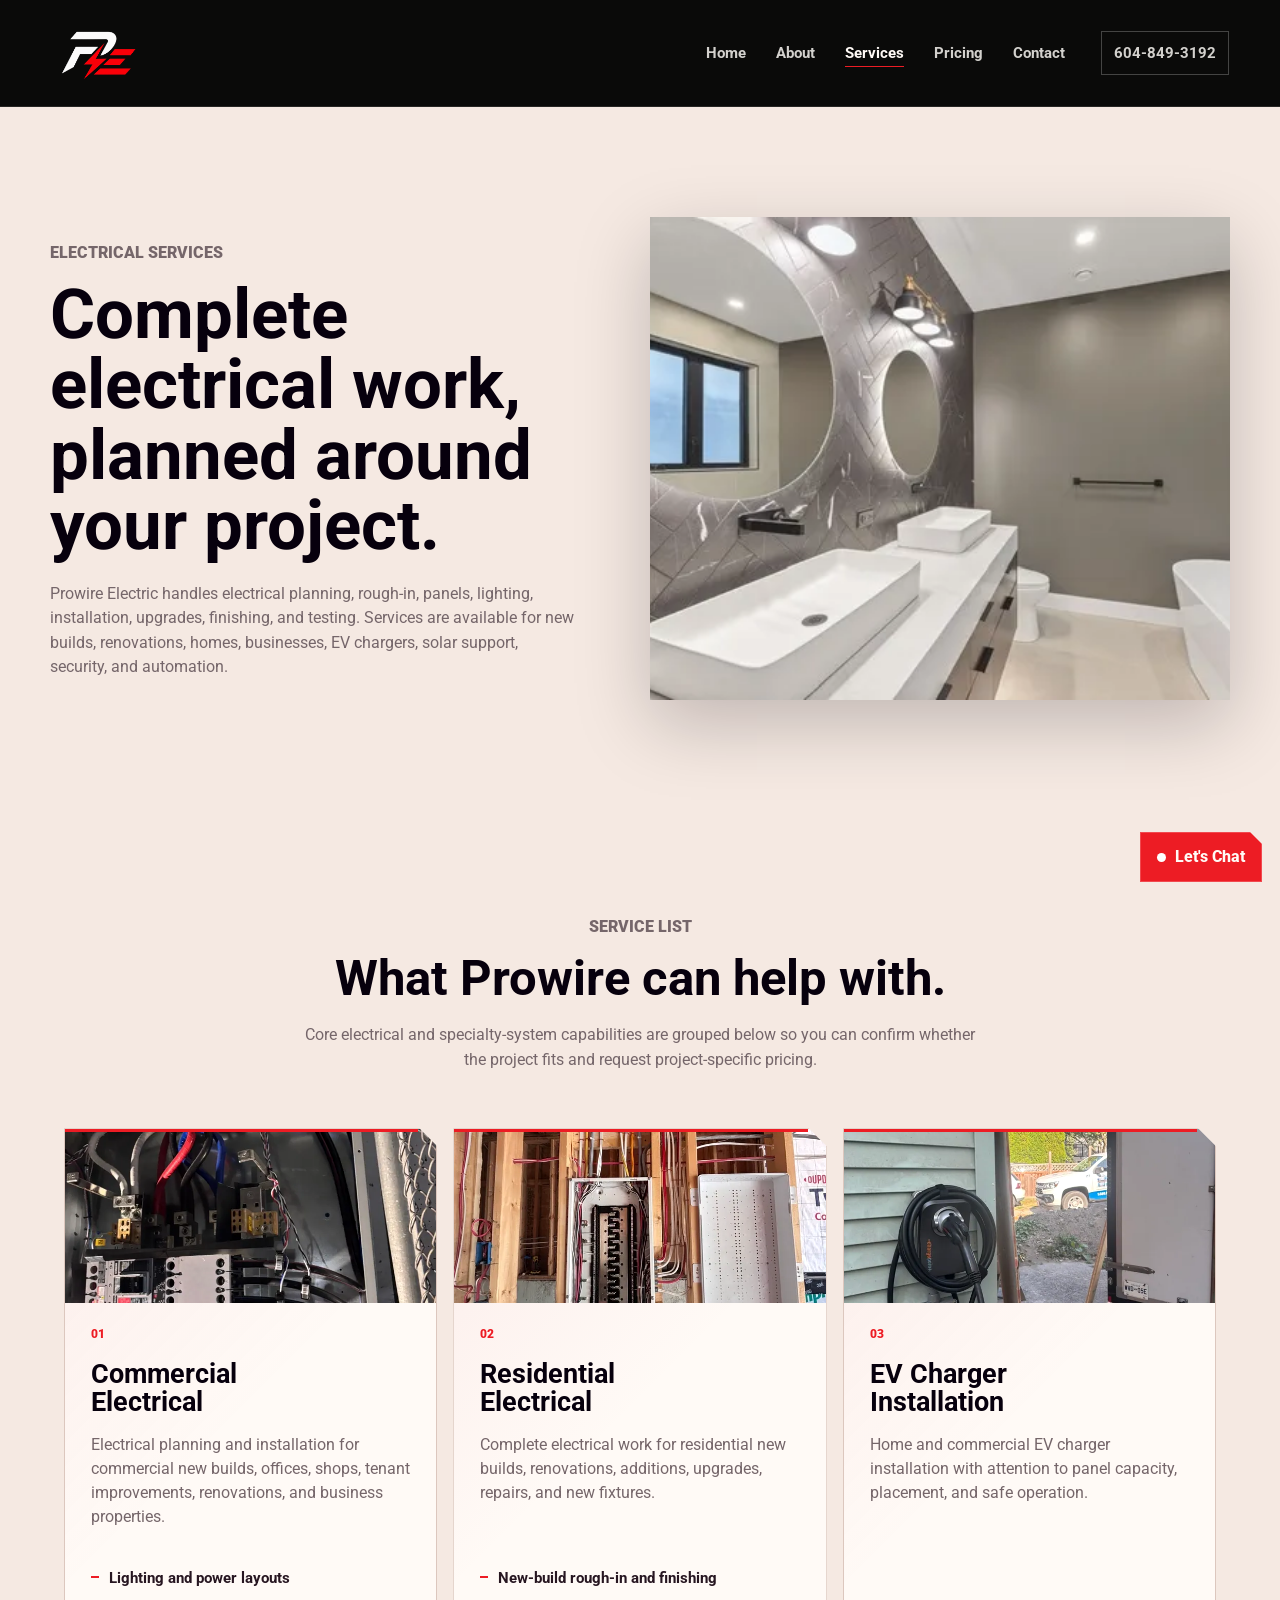
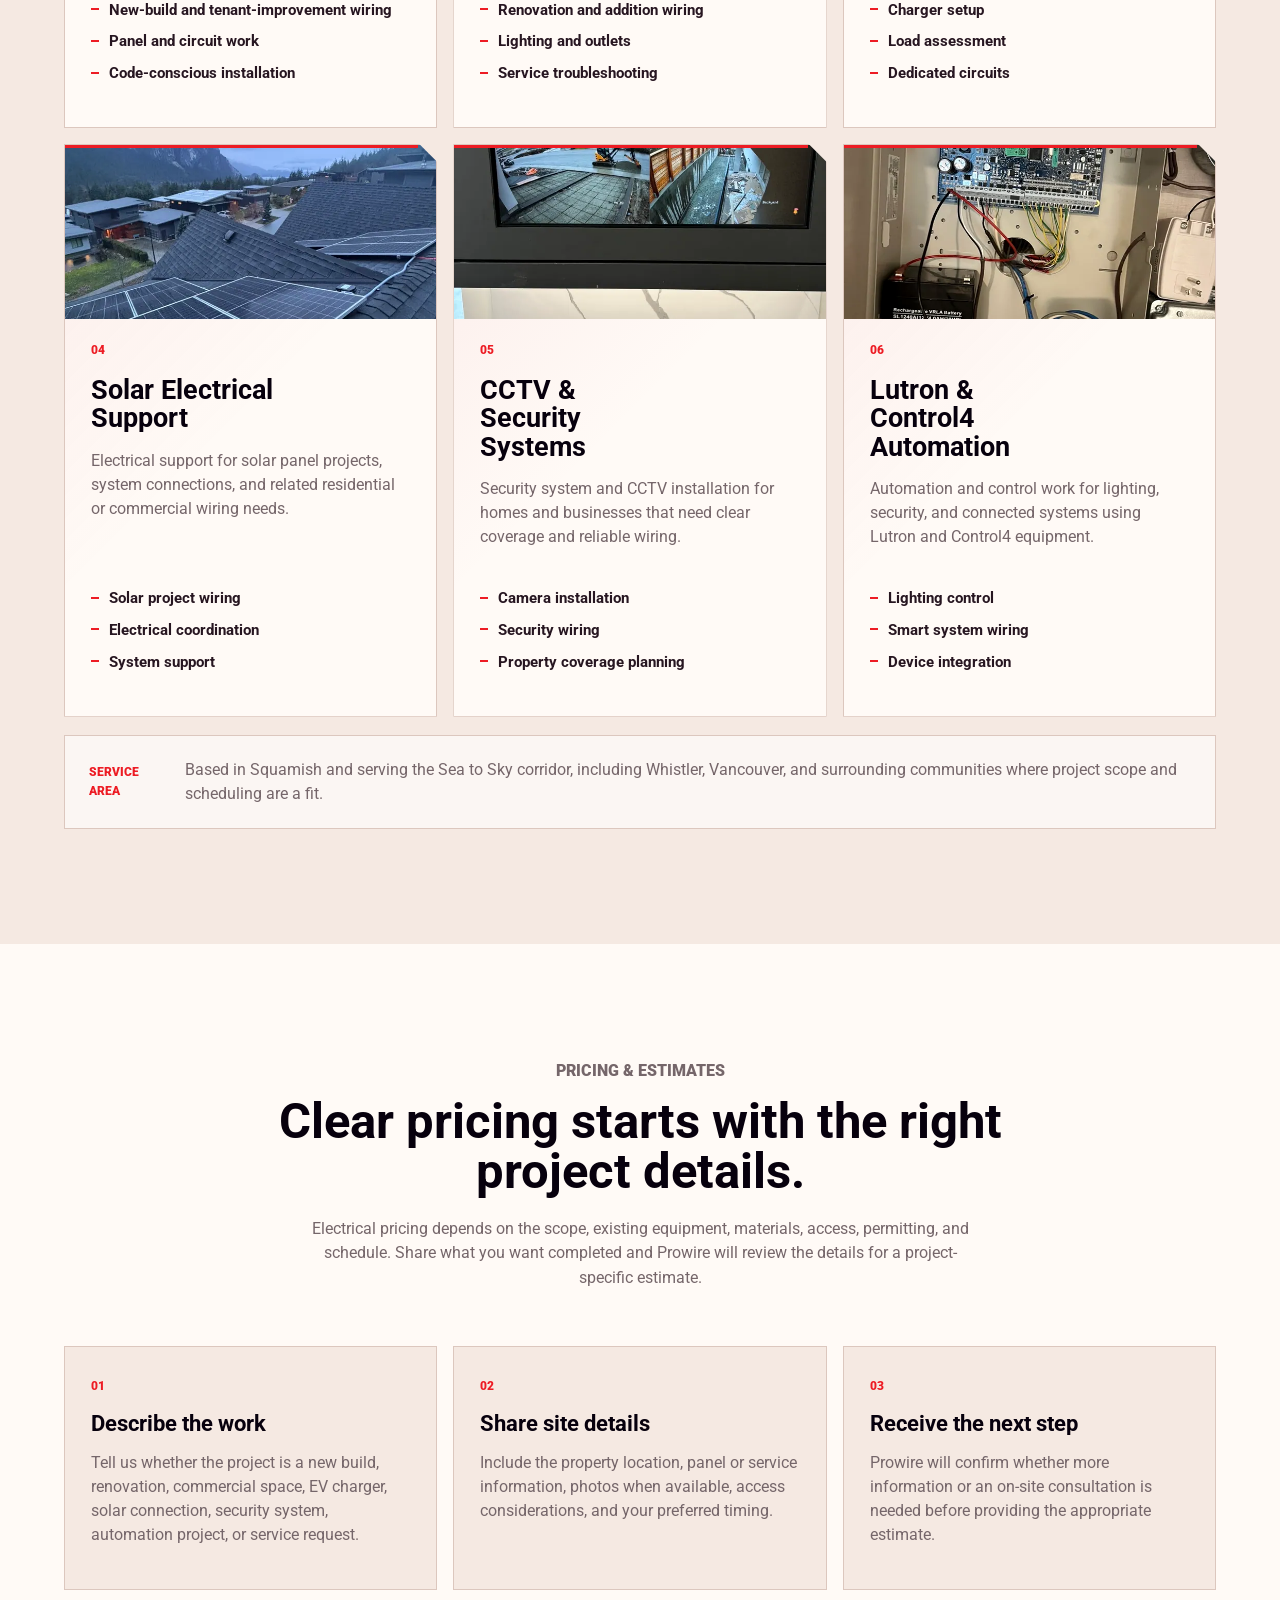
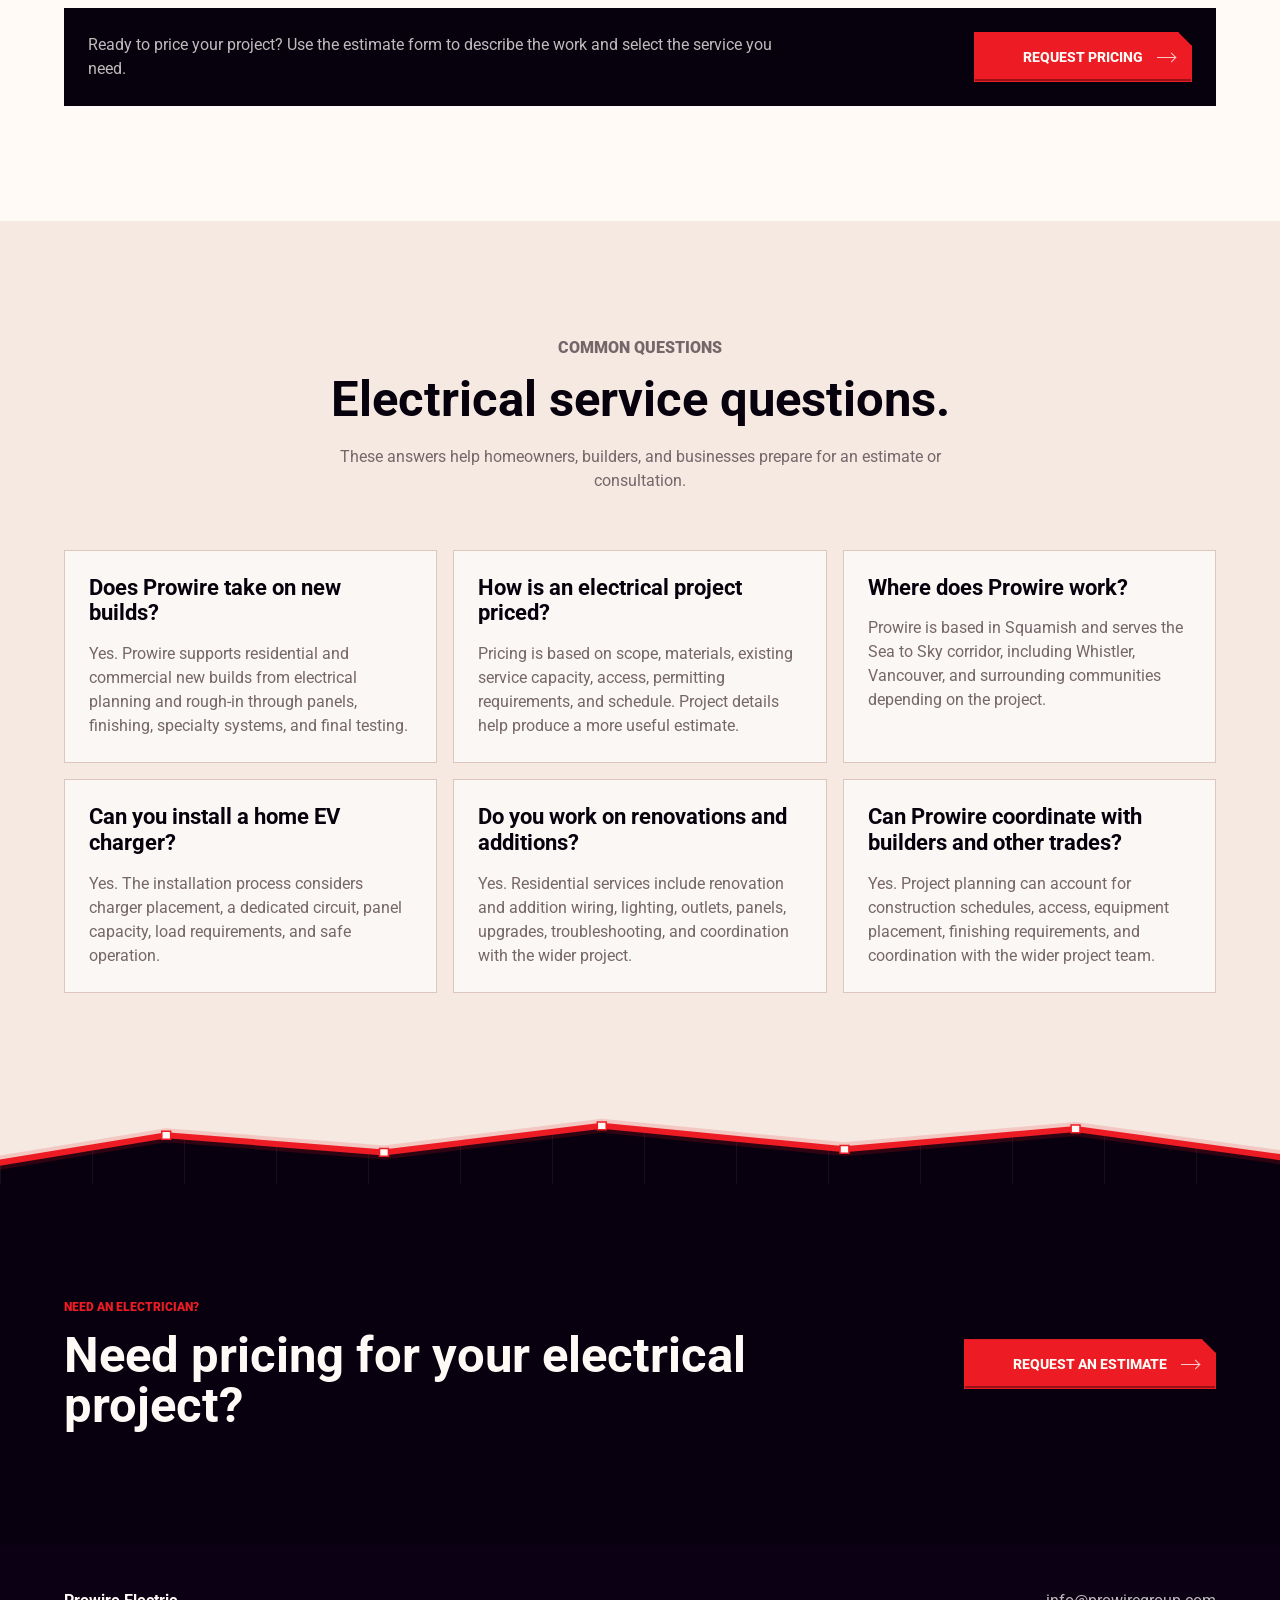
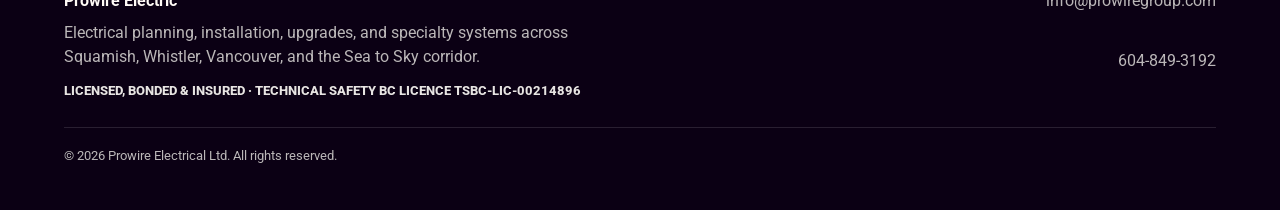
<file: work.html>
<!doctype html>
<html lang="en">
<head>
  <meta charset="utf-8">
  <meta name="viewport" content="width=device-width, initial-scale=1">
  <!-- Google tag (gtag.js) -->
  <script async src="https://www.googletagmanager.com/gtag/js?id=G-K772J1YZ3Q"></script>
  <script>
    window.dataLayer = window.dataLayer || [];
    function gtag(){dataLayer.push(arguments);}
    gtag('js', new Date());
    gtag('config', 'G-K772J1YZ3Q');
  </script>
  <meta name="description" content="Explore electrical planning, installation, upgrades, EV charging, solar, CCTV, security, Lutron, and Control4 services across Squamish and Sea to Sky.">
  <title>Electrical Services &amp; Pricing | Prowire Electric</title>
  <link rel="canonical" href="https://www.prowireelectric.ca/work">
  <meta property="og:type" content="website">
  <meta property="og:site_name" content="Prowire Electric">
  <meta property="og:title" content="Electrical Services &amp; Pricing | Prowire Electric">
  <meta property="og:description" content="Complete electrical planning, installation, upgrades, EV charging, solar, security, and automation services across Sea to Sky.">
  <meta property="og:url" content="https://www.prowireelectric.ca/work">
  <meta property="og:image" content="https://www.prowireelectric.ca/assets/project-solar-roof.jpg">
  <meta property="og:image:alt" content="Solar electrical project in the Sea to Sky corridor">
  <meta name="twitter:card" content="summary_large_image">
  <link rel="icon" href="/assets/logo.png" type="image/png">
  <link rel="apple-touch-icon" href="/assets/logo.png">
  <link rel="preconnect" href="https://fonts.googleapis.com">
  <link rel="preconnect" href="https://fonts.gstatic.com" crossorigin>
  <link href="https://fonts.googleapis.com/css2?family=Roboto:wght@400;500;700;900&display=swap" rel="stylesheet">
  <link rel="stylesheet" href="styles.css?v=32">
  <script src="app.js?v=5" defer></script>
</head>
<body>
  <header class="site-header solid-header" data-header>
    <a class="brand" href="index.html" aria-label="Prowire Electric home">
      <img class="brand-logo" src="assets/logo.png" alt="" width="177" height="153">
    </a>
    <button class="nav-toggle" type="button" aria-label="Open menu" aria-expanded="false" data-nav-toggle>
      <span></span>
      <span></span>
    </button>
    <nav class="site-nav" aria-label="Primary navigation" data-nav>
      <a href="index.html">Home</a>
      <a href="about.html">About</a>
      <a href="work.html" aria-current="page">Services</a>
      <a href="work.html#pricing">Pricing</a>
      <a href="contact.html">Contact</a>
    </nav>
    <a class="header-call" href="tel:16048493192">604-849-3192</a>
  </header>

  <main>
    <section class="page-hero work-hero services-hero">
      <div class="page-hero-copy reveal">
        <p class="eyebrow">Electrical Services</p>
        <h1>Complete electrical work, planned around your project.</h1>
        <p>Prowire Electric handles electrical planning, rough-in, panels, lighting, installation, upgrades, finishing, and testing. Services are available for new builds, renovations, homes, businesses, EV chargers, solar support, security, and automation.</p>
      </div>
      <figure class="page-hero-image reveal">
        <picture>
          <source srcset="assets/project-services-bathroom-720.webp" type="image/webp">
          <img src="assets/project-services-bathroom.jpg" alt="Modern bathroom with illuminated mirrors, double vanity, and freestanding tub" width="900" height="601" fetchpriority="high" decoding="async">
        </picture>
      </figure>
    </section>

    <section class="section services-page-section">
      <div class="section-heading reveal">
        <p class="eyebrow">Service List</p>
        <h2>What Prowire can help with.</h2>
        <p>Core electrical and specialty-system capabilities are grouped below so you can confirm whether the project fits and request project-specific pricing.</p>
      </div>

      <div class="service-detail-grid">
        <article class="service-detail-card reveal" id="commercial">
          <img class="service-detail-card-image" src="assets/project-commercial-panel.jpg" srcset="assets/project-commercial-panel-720.webp 720w, assets/project-commercial-panel.jpg 1170w" sizes="(max-width: 640px) calc(100vw - 36px), (max-width: 920px) 50vw, 33vw" alt="Commercial electrical panel wiring" width="500" height="360" loading="lazy" decoding="async">
          <span>01</span>
          <h2>Commercial Electrical</h2>
          <p>Electrical planning and installation for commercial new builds, offices, shops, tenant improvements, renovations, and business properties.</p>
          <ul class="service-points">
            <li>Lighting and power layouts</li>
            <li>New-build and tenant-improvement wiring</li>
            <li>Panel and circuit work</li>
            <li>Code-conscious installation</li>
          </ul>
        </article>

        <article class="service-detail-card reveal" id="residential">
          <img class="service-detail-card-image" src="assets/project-residential-rough-in.jpg" srcset="assets/project-residential-rough-in-720.webp 720w, assets/project-residential-rough-in.jpg 1170w" sizes="(max-width: 640px) calc(100vw - 36px), (max-width: 920px) 50vw, 33vw" alt="Residential new-build rough-in wiring and electrical panel" width="500" height="360" loading="lazy" decoding="async">
          <span>02</span>
          <h2>Residential Electrical</h2>
          <p>Complete electrical work for residential new builds, renovations, additions, upgrades, repairs, and new fixtures.</p>
          <ul class="service-points">
            <li>New-build rough-in and finishing</li>
            <li>Renovation and addition wiring</li>
            <li>Lighting and outlets</li>
            <li>Service troubleshooting</li>
          </ul>
        </article>

        <article class="service-detail-card reveal" id="ev-charging">
          <img class="service-detail-card-image" src="assets/project-ev-charger.jpg" srcset="assets/project-ev-charger-720.webp 720w, assets/project-ev-charger.jpg 1170w" sizes="(max-width: 640px) calc(100vw - 36px), (max-width: 920px) 50vw, 33vw" alt="Wall-mounted EV charger installation" width="500" height="360" loading="lazy" decoding="async">
          <span>03</span>
          <h2>EV Charger Installation</h2>
          <p>Home and commercial EV charger installation with attention to panel capacity, placement, and safe operation.</p>
          <ul class="service-points">
            <li>Charger setup</li>
            <li>Load assessment</li>
            <li>Dedicated circuits</li>
          </ul>
        </article>

        <article class="service-detail-card reveal" id="solar">
          <img class="service-detail-card-image" src="assets/project-solar-roof.jpg" srcset="assets/project-solar-roof-720.webp 720w, assets/project-solar-roof.jpg 1170w" sizes="(max-width: 640px) calc(100vw - 36px), (max-width: 920px) 50vw, 33vw" alt="Roof-mounted solar panels and electrical equipment" width="500" height="360" loading="lazy" decoding="async">
          <span>04</span>
          <h2>Solar Electrical Support</h2>
          <p>Electrical support for solar panel projects, system connections, and related residential or commercial wiring needs.</p>
          <ul class="service-points">
            <li>Solar project wiring</li>
            <li>Electrical coordination</li>
            <li>System support</li>
          </ul>
        </article>

        <article class="service-detail-card reveal" id="security">
          <img class="service-detail-card-image" src="assets/project-security-monitor.jpg" srcset="assets/project-security-monitor-720.webp 720w, assets/project-security-monitor.jpg 1170w" sizes="(max-width: 640px) calc(100vw - 36px), (max-width: 920px) 50vw, 33vw" alt="CCTV monitoring display after security system installation" width="500" height="360" loading="lazy" decoding="async">
          <span>05</span>
          <h2>CCTV &amp; Security Systems</h2>
          <p>Security system and CCTV installation for homes and businesses that need clear coverage and reliable wiring.</p>
          <ul class="service-points">
            <li>Camera installation</li>
            <li>Security wiring</li>
            <li>Property coverage planning</li>
          </ul>
        </article>

        <article class="service-detail-card reveal" id="automation">
          <img class="service-detail-card-image" src="assets/project-control-panel.jpg" srcset="assets/project-control-panel-720.webp 720w, assets/project-control-panel.jpg 1170w" sizes="(max-width: 640px) calc(100vw - 36px), (max-width: 920px) 50vw, 33vw" alt="Control and automation system wiring panel" width="500" height="360" loading="lazy" decoding="async">
          <span>06</span>
          <h2>Lutron &amp; Control4 Automation</h2>
          <p>Automation and control work for lighting, security, and connected systems using Lutron and Control4 equipment.</p>
          <ul class="service-points">
            <li>Lighting control</li>
            <li>Smart system wiring</li>
            <li>Device integration</li>
          </ul>
        </article>
      </div>

      <div class="service-note reveal">
        <strong>Service area</strong>
        <p>Based in Squamish and serving the Sea to Sky corridor, including Whistler, Vancouver, and surrounding communities where project scope and scheduling are a fit.</p>
      </div>
    </section>

    <section class="section pricing-section" id="pricing">
      <div class="section-heading reveal">
        <p class="eyebrow">Pricing &amp; estimates</p>
        <h2>Clear pricing starts with the right project details.</h2>
        <p>Electrical pricing depends on the scope, existing equipment, materials, access, permitting, and schedule. Share what you want completed and Prowire will review the details for a project-specific estimate.</p>
      </div>
      <div class="pricing-grid">
        <article class="pricing-card reveal">
          <span>01</span>
          <h3>Describe the work</h3>
          <p>Tell us whether the project is a new build, renovation, commercial space, EV charger, solar connection, security system, automation project, or service request.</p>
        </article>
        <article class="pricing-card reveal">
          <span>02</span>
          <h3>Share site details</h3>
          <p>Include the property location, panel or service information, photos when available, access considerations, and your preferred timing.</p>
        </article>
        <article class="pricing-card reveal">
          <span>03</span>
          <h3>Receive the next step</h3>
          <p>Prowire will confirm whether more information or an on-site consultation is needed before providing the appropriate estimate.</p>
        </article>
      </div>
      <div class="pricing-action reveal">
        <p>Ready to price your project? Use the estimate form to describe the work and select the service you need.</p>
        <a class="button button-primary" href="contact.html">Request pricing</a>
      </div>
    </section>

    <section class="section faq-section" aria-labelledby="service-faq-title">
      <div class="section-heading reveal">
        <p class="eyebrow">Common questions</p>
        <h2 id="service-faq-title">Electrical service questions.</h2>
        <p>These answers help homeowners, builders, and businesses prepare for an estimate or consultation.</p>
      </div>
      <div class="faq-grid">
        <article class="faq-item reveal">
          <h3>Does Prowire take on new builds?</h3>
          <p>Yes. Prowire supports residential and commercial new builds from electrical planning and rough-in through panels, finishing, specialty systems, and final testing.</p>
        </article>
        <article class="faq-item reveal">
          <h3>How is an electrical project priced?</h3>
          <p>Pricing is based on scope, materials, existing service capacity, access, permitting requirements, and schedule. Project details help produce a more useful estimate.</p>
        </article>
        <article class="faq-item reveal">
          <h3>Where does Prowire work?</h3>
          <p>Prowire is based in Squamish and serves the Sea to Sky corridor, including Whistler, Vancouver, and surrounding communities depending on the project.</p>
        </article>
        <article class="faq-item reveal">
          <h3>Can you install a home EV charger?</h3>
          <p>Yes. The installation process considers charger placement, a dedicated circuit, panel capacity, load requirements, and safe operation.</p>
        </article>
        <article class="faq-item reveal">
          <h3>Do you work on renovations and additions?</h3>
          <p>Yes. Residential services include renovation and addition wiring, lighting, outlets, panels, upgrades, troubleshooting, and coordination with the wider project.</p>
        </article>
        <article class="faq-item reveal">
          <h3>Can Prowire coordinate with builders and other trades?</h3>
          <p>Yes. Project planning can account for construction schedules, access, equipment placement, finishing requirements, and coordination with the wider project team.</p>
        </article>
      </div>
    </section>

    <div class="angular-divider angular-divider-to-dark angular-divider-compact" aria-hidden="true">
      <svg viewBox="0 0 1440 98" preserveAspectRatio="none" focusable="false">
        <polyline class="angular-divider-glow" points="0,71 187,36 432,58 677,24 950,54 1210,28 1440,64"></polyline>
        <polyline class="angular-divider-dash" points="0,71 187,36 432,58 677,24 950,54 1210,28 1440,64"></polyline>
        <g class="angular-divider-nodes">
          <rect x="182" y="31" width="10" height="10"></rect>
          <rect x="427" y="53" width="10" height="10"></rect>
          <rect x="672" y="19" width="10" height="10"></rect>
          <rect x="945" y="49" width="10" height="10"></rect>
          <rect x="1205" y="23" width="10" height="10"></rect>
        </g>
      </svg>
    </div>

    <section class="section cta-section">
      <div class="reveal">
        <p class="eyebrow">Need an electrician?</p>
        <h2>Need pricing for your electrical project?</h2>
      </div>
      <a class="button button-primary reveal" href="contact.html">Request an estimate</a>
    </section>
  </main>

  <footer class="site-footer">
    <div>
      <strong>Prowire Electric</strong>
      <p>Electrical planning, installation, upgrades, and specialty systems across Squamish, Whistler, Vancouver, and the Sea to Sky corridor.</p>
      <div class="footer-credentials">Licensed, bonded &amp; insured · Technical Safety BC licence TSBC-LIC-00214896</div>
    </div>
    <div class="footer-links">
      <a href="mailto:info@prowiregroup.com">info@prowiregroup.com</a>
      <a href="tel:16048493192">604-849-3192</a>
    </div>
    <small class="footer-legal">&copy; 2026 Prowire Electrical Ltd. All rights reserved.</small>
  </footer>

  <aside class="chat-widget" aria-label="Chat widget">
    <button class="chat-button" type="button" aria-expanded="false" data-chat-toggle>
      <span class="chat-dot"></span>
      Let's Chat
    </button>
    <div class="chat-panel" data-chat-panel hidden>
      <strong>Prowire Electric</strong>
      <p>For active inquiries or estimate requests, call or email Prowire.</p>
      <div class="chat-actions">
        <a href="tel:16048493192">Call 604-849-3192</a>
        <a href="mailto:info@prowiregroup.com">Email info@prowiregroup.com</a>
      </div>
    </div>
  </aside>
</body>
</html>
</file>
<file: styles.css>
:root {
  --almond-silk: #e3b5a4;
  --linen: #f5e9e2;
  --coffee-bean: #0b0014;
  --logo-black: #000;
  --logo-red: #ed1c24;
  --logo-white: #fff;
  --ink: #07000d;
  --coal: #09000f;
  --graphite: #271621;
  --paper: var(--linen);
  --white: #fffaf6;
  --muted: #75666a;
  --line: #dcc7be;
  --accent: var(--logo-red);
  --accent-deep: #8f0e18;
  --shadow: 0 24px 70px rgba(7, 0, 13, 0.22);
  --max-width: 1180px;
  --header-height: 90px;
  --hero-image: url("assets/hero-kitchen.avif?v=1");
}

* {
  box-sizing: border-box;
}

html {
  scroll-behavior: smooth;
}

body {
  margin: 0;
  color: var(--ink);
  background: var(--paper);
  font-family: Roboto, Helvetica, Arial, sans-serif;
  line-height: 1.5;
}

body.nav-open {
  overflow: hidden;
}

img {
  display: block;
  max-width: 100%;
  height: auto;
}

a {
  color: inherit;
  text-decoration: none;
}

button,
input,
select,
textarea {
  font: inherit;
}

:focus-visible {
  outline: 3px solid var(--accent);
  outline-offset: 3px;
}

.visually-hidden {
  position: absolute;
  width: 1px;
  height: 1px;
  padding: 0;
  margin: -1px;
  overflow: hidden;
  white-space: nowrap;
  border: 0;
  clip: rect(0 0 0 0);
  clip-path: inset(50%);
}

.site-header {
  position: fixed;
  inset: 0 0 auto;
  z-index: 20;
  display: grid;
  grid-template-columns: 1fr auto auto;
  align-items: center;
  gap: 24px;
  min-height: var(--header-height);
  padding: 12px clamp(18px, 4vw, 54px);
  color: var(--white);
  background: linear-gradient(180deg, rgba(0, 0, 0, 0.9), rgba(7, 0, 13, 0));
}

.solid-header {
  position: sticky;
  background: rgba(0, 0, 0, 0.96);
  border-bottom: 1px solid rgba(245, 233, 226, 0.12);
}

.brand {
  display: inline-flex;
  align-items: center;
  gap: 0;
  width: max-content;
  font-weight: 800;
  letter-spacing: 0;
}

.brand-logo {
  width: 94px;
  height: 82px;
  object-fit: contain;
  background: transparent;
  border: 0;
  border-radius: 0;
}

.site-nav {
  display: flex;
  align-items: center;
  gap: 6px;
}

.site-nav a,
.header-call {
  position: relative;
  padding: 10px 12px;
  border-radius: 0;
  color: rgba(255, 253, 248, 0.82);
  font-size: 0.92rem;
  font-weight: 700;
}

.site-nav a::after {
  content: "";
  position: absolute;
  right: 12px;
  bottom: 7px;
  left: 12px;
  height: 1px;
  background: transparent;
}

.site-nav a:hover,
.site-nav a[aria-current="page"] {
  color: var(--white);
  background: transparent;
}

.site-nav a:hover::after,
.site-nav a[aria-current="page"]::after {
  background: var(--accent);
}

.header-call:hover {
  color: var(--white);
  border-color: var(--accent);
  background: rgba(245, 233, 226, 0.08);
}

.header-call {
  border: 1px solid rgba(255, 253, 248, 0.24);
}

.nav-toggle {
  display: none;
  width: 44px;
  height: 44px;
  padding: 0;
  border: 1px solid rgba(255, 253, 248, 0.24);
  border-radius: 0;
  clip-path: polygon(0 0, calc(100% - 10px) 0, 100% 10px, 100% 100%, 0 100%);
  background: rgba(255, 253, 248, 0.08);
}

.nav-toggle span {
  display: block;
  width: 18px;
  height: 2px;
  margin: 5px auto;
  background: var(--white);
}

.hero {
  position: relative;
  z-index: 1;
  display: grid;
  min-height: 86svh;
  padding: calc(var(--header-height) + 46px) clamp(18px, 5vw, 72px) 24px;
  color: var(--white);
  overflow: hidden;
}

@media (min-width: 921px) {
  .home-hero {
    min-height: clamp(600px, 64svh, 720px);
    padding-top: calc(var(--header-height) + 24px);
  }

  .hero-stack + .split-section {
    padding-top: clamp(54px, 5vw, 90px);
  }
}

.hero-stack {
  position: relative;
  overflow: hidden;
  background-image: var(--hero-image);
  background-position: center;
  background-size: cover;
}

.hero-stack > .hero-overlay {
  z-index: 0;
  pointer-events: none;
}

.hero-media,
.hero-overlay {
  position: absolute;
  inset: 0;
}

.hero-media {
  background-image: var(--hero-image);
  background-position: center;
  background-size: cover;
}

.hero-stack .hero-media {
  background-image: none;
}

.hero-overlay {
  background:
    linear-gradient(90deg, rgba(0, 0, 0, 0.88), rgba(7, 0, 13, 0.68) 48%, rgba(7, 0, 13, 0.22)),
    linear-gradient(180deg, rgba(7, 0, 13, 0.08), rgba(143, 14, 24, 0.5));
}

.hero-content {
  position: relative;
  z-index: 1;
  align-self: center;
  width: min(760px, 100%);
}

.eyebrow {
  margin: 0 0 14px;
  color: var(--accent);
  font-size: 0.78rem;
  font-weight: 900;
  letter-spacing: 0;
  text-transform: uppercase;
}

.dark-section .eyebrow,
.hero .eyebrow,
.cta-section .eyebrow {
  color: var(--accent);
}

.home-hero .eyebrow {
  font-size: 0.86rem;
}

h1,
h2,
h3,
p {
  overflow-wrap: anywhere;
}

h1,
h2,
h3 {
  margin: 0;
  line-height: 1.02;
  letter-spacing: 0;
}

h1 {
  max-width: 820px;
  font-size: clamp(3rem, 9vw, 6.8rem);
}

.hero-title {
  display: inline-grid;
  justify-items: start;
  max-width: 900px;
  font-family: Orbitron, "Arial Black", Roboto, Helvetica, Arial, sans-serif;
  font-size: clamp(2.8rem, 8.3vw, 6.35rem);
  font-weight: 500;
  line-height: 0.92;
  text-transform: uppercase;
}

.hero-title-word {
  display: block;
  white-space: nowrap;
}

.hero-title-accent {
  color: var(--accent);
}

.hero-title-sub {
  display: block;
  margin-top: 0.22em;
  color: var(--white);
  font-size: 0.26em;
  line-height: 1;
}

h2 {
  font-size: clamp(1.75rem, 3.8vw, 3.1rem);
}

h3 {
  font-size: clamp(1.12rem, 2.2vw, 1.35rem);
}

.hero-copy {
  max-width: 650px;
  margin: 24px 0 0;
  color: rgba(255, 253, 248, 0.84);
  font-size: clamp(1.03rem, 2vw, 1.24rem);
}

.hero-actions {
  display: grid;
  grid-template-columns: repeat(2, minmax(190px, 1fr));
  gap: 12px;
  width: min(500px, 100%);
  margin-top: 34px;
}

@media (min-width: 921px) {
  .home-hero .hero-actions {
    grid-template-columns: minmax(260px, 1.2fr) minmax(180px, 0.8fr);
    width: min(540px, 100%);
  }

  .home-hero .hero-actions .button-primary {
    white-space: nowrap;
  }
}

.button {
  position: relative;
  display: inline-flex;
  align-items: center;
  justify-content: center;
  gap: 12px;
  min-height: 50px;
  padding: 13px 48px;
  border: 1px solid transparent;
  border-radius: 0;
  cursor: pointer;
  clip-path: polygon(0 0, calc(100% - 14px) 0, 100% 14px, 100% 100%, 0 100%);
  overflow: hidden;
  color: inherit;
  font-size: 0.88rem;
  font-weight: 800;
  letter-spacing: 0;
  line-height: 1;
  text-transform: uppercase;
  transition: background-color 180ms ease, border-color 180ms ease, color 180ms ease, transform 180ms ease;
}

.button::before,
.button::after {
  content: "";
  position: absolute;
  top: 50%;
  pointer-events: none;
}

.button::before {
  right: 16px;
  width: 18px;
  height: 1px;
  background: currentColor;
  opacity: 0.78;
}

.button::after {
  right: 16px;
  width: 6px;
  height: 6px;
  border-top: 1px solid currentColor;
  border-right: 1px solid currentColor;
  opacity: 0.78;
  transform: translateY(-3px) rotate(45deg);
}

.button:hover {
  transform: translateY(-1px);
}

.button-primary {
  color: var(--white);
  background: var(--accent);
  border-color: var(--accent);
  box-shadow: inset 0 -2px 0 rgba(0, 0, 0, 0.36);
}

.button-primary:hover {
  color: var(--white);
  background: #b80f1c;
  border-color: #b80f1c;
}

.button-ghost {
  color: var(--white);
  border-color: rgba(245, 233, 226, 0.38);
  background: rgba(245, 233, 226, 0.06);
}

.button-ghost:hover {
  border-color: var(--accent);
  background: rgba(237, 28, 36, 0.14);
}

.button-dark {
  color: var(--white);
  background: var(--ink);
  border-color: var(--ink);
  box-shadow: inset 0 -2px 0 rgba(255, 250, 246, 0.12);
}

.button-dark:hover {
  background: var(--accent);
  border-color: var(--accent);
}

.hero-strip {
  position: relative;
  z-index: 1;
  align-self: end;
  display: grid;
  grid-template-columns: repeat(6, minmax(0, 1fr));
  width: min(var(--max-width), 100%);
  margin-inline: auto;
  border-top: 1px solid rgba(255, 253, 248, 0.22);
}

.hero-strip a {
  padding: 18px 12px;
  color: rgba(255, 253, 248, 0.82);
  font-size: 0.86rem;
  font-weight: 800;
  text-align: center;
  text-transform: uppercase;
}

.hero-strip a + a {
  border-left: 1px solid rgba(255, 253, 248, 0.18);
}

.hero-strip a:hover,
.hero-strip a:focus-visible {
  color: var(--white);
  background: rgba(237, 28, 36, 0.18);
}

.angular-divider {
  --divider-from: var(--coal);
  --divider-to: var(--paper);
  --divider-node-fill: var(--white);
  --divider-edge: polygon(0 79%, 16% 31%, 32% 61%, 49% 24%, 65% 52%, 82% 22%, 100% 66%, 100% 120%, 0 120%);
  position: relative;
  isolation: isolate;
  z-index: 1;
  height: clamp(62px, 7vw, 116px);
  margin-top: -1px;
  margin-bottom: -1px;
  overflow: hidden;
  background: var(--divider-from);
}

.angular-divider::before {
  content: "";
  position: absolute;
  inset: 0;
  z-index: 0;
  background-image:
    linear-gradient(rgba(255, 250, 246, 0.07) 1px, transparent 1px),
    linear-gradient(90deg, rgba(255, 250, 246, 0.07) 1px, transparent 1px);
  background-size: 92px 38px;
  opacity: 0.8;
}

.angular-divider::after {
  content: "";
  position: absolute;
  inset: 0;
  z-index: 1;
  clip-path: var(--divider-edge);
  background: var(--divider-to);
}

.angular-divider svg {
  position: absolute;
  inset: 0;
  z-index: 2;
  width: 100%;
  height: 100%;
  pointer-events: none;
}

.angular-divider-glow,
.angular-divider-dash {
  fill: none;
  stroke: var(--accent);
  stroke-linecap: square;
  stroke-linejoin: miter;
  vector-effect: non-scaling-stroke;
}

.angular-divider-glow {
  stroke-width: 14px;
  opacity: 0.16;
}

.angular-divider-dash {
  stroke-width: 6px;
  stroke-dasharray: none;
}

.angular-divider-nodes rect {
  fill: var(--divider-node-fill);
  stroke: var(--accent);
  stroke-width: 1.5px;
  vector-effect: non-scaling-stroke;
}

.angular-divider-compact {
  --divider-edge: polygon(0 72%, 13% 37%, 30% 59%, 47% 24%, 66% 55%, 84% 29%, 100% 65%, 100% 120%, 0 120%);
  height: clamp(54px, 6vw, 96px);
}

.angular-divider-hero {
  background: transparent;
}

.angular-divider-hero::before {
  background-image:
    linear-gradient(rgba(255, 250, 246, 0.07) 1px, transparent 1px),
    linear-gradient(90deg, rgba(255, 250, 246, 0.07) 1px, transparent 1px);
  background-size: 92px 38px;
  opacity: 0.8;
}

.angular-divider-to-dark {
  --divider-from: var(--paper);
  --divider-to: var(--coal);
}

.angular-divider-to-dark::before {
  opacity: 0;
}

.angular-divider-to-dark::after {
  background:
    linear-gradient(90deg, rgba(255, 250, 246, 0.06) 1px, transparent 1px),
    var(--divider-to);
  background-size: 92px 38px, auto;
}

.section {
  padding: clamp(70px, 9vw, 132px) clamp(18px, 5vw, 72px);
}

.split-section,
.page-hero,
.contact-page-grid {
  display: grid;
  grid-template-columns: minmax(0, 0.95fr) minmax(320px, 1.05fr);
  gap: clamp(28px, 6vw, 76px);
  align-items: center;
  width: min(var(--max-width), calc(100% - 36px));
  margin-inline: auto;
}

.split-section {
  padding-inline: 0;
}

.section-copy p,
.section-heading p,
.page-hero-copy p,
.guarantee-copy p,
.contact-band-copy p,
.map-heading p {
  max-width: 680px;
  color: var(--muted);
  font-size: 1.02rem;
}

.section-copy p:last-of-type,
.section-heading p,
.page-hero-copy p,
.guarantee-copy p,
.contact-band-copy p,
.map-heading p {
  margin-top: 20px;
}

.text-link {
  display: inline-flex;
  margin-top: 20px;
  color: var(--ink);
  font-weight: 900;
  border-bottom: 2px solid var(--accent);
}

.image-panel,
.page-hero-image {
  margin: 0;
  box-shadow: var(--shadow);
}

.image-panel img,
.page-hero-image img {
  width: 100%;
  aspect-ratio: 1.2 / 1;
  object-fit: cover;
}

.dark-section {
  color: var(--white);
  background: var(--coal);
}

.section-heading {
  width: min(820px, 100%);
  margin: 0 auto clamp(32px, 5vw, 56px);
  text-align: center;
}

.section-heading > .eyebrow {
  width: max-content;
  max-width: 100%;
  margin: 0 auto 14px;
  text-align: center;
}

.section-heading > p:not(.eyebrow) {
  margin-right: auto;
  margin-left: auto;
}

.dark-section .section-heading p {
  color: rgba(255, 253, 248, 0.72);
}

.service-grid,
.testimonial-grid {
  display: grid;
  grid-template-columns: repeat(3, minmax(0, 1fr));
  gap: 16px;
  width: min(var(--max-width), 100%);
  margin-inline: auto;
}

.service-card,
.testimonial-card {
  border-radius: 0;
}

.service-card {
  position: relative;
  min-height: 386px;
  padding: 26px;
  border: 1px solid rgba(255, 253, 248, 0.13);
  background: rgba(255, 253, 248, 0.045);
  clip-path: polygon(0 0, calc(100% - 18px) 0, 100% 18px, 100% 100%, 0 100%);
  overflow: hidden;
}

.service-card::before {
  content: "";
  position: absolute;
  top: 0;
  right: 18px;
  left: 0;
  z-index: 1;
  height: 2px;
  background: var(--accent);
}

.service-card-image,
.service-detail-card-image {
  display: block;
  width: calc(100% + 52px);
  max-width: none;
  height: 160px;
  margin: -26px -26px 22px;
  object-fit: cover;
  filter: saturate(0.95) contrast(1.04);
}

.service-card-image {
  opacity: 0.84;
}

.service-index {
  display: inline-flex;
  margin-bottom: 18px;
  color: var(--accent);
  font-weight: 900;
}

.service-card p {
  color: rgba(255, 253, 248, 0.7);
}

.service-card a {
  border-bottom: 1px solid transparent;
}

.service-card a:hover,
.service-card a:focus-visible {
  border-bottom-color: var(--accent);
}

.work-preview {
  text-align: center;
}

.preview-grid {
  display: grid;
  grid-template-columns: 1fr 1.2fr 1fr;
  gap: 14px;
  width: min(980px, 100%);
  margin: 0 auto 30px;
}

.preview-grid img {
  width: 100%;
  aspect-ratio: 1 / 1;
  object-fit: cover;
}

.preview-grid img:nth-child(2) {
  aspect-ratio: 1 / 1.18;
}

.testimonials-section {
  background: var(--white);
}

.testimonial-card {
  min-height: 280px;
  margin: 0;
  padding: 26px;
  border: 1px solid var(--line);
  background: var(--paper);
}

.testimonial-card p {
  margin: 0;
  color: var(--graphite);
  font-size: 1.02rem;
}

.testimonial-card cite {
  display: block;
  margin-top: 26px;
  color: var(--ink);
  font-style: normal;
  font-weight: 900;
}

.contact-band {
  display: grid;
  grid-template-columns: minmax(0, 0.85fr) minmax(320px, 1.15fr);
  gap: clamp(28px, 6vw, 72px);
  align-items: start;
  background: var(--ink);
  color: var(--white);
}

.contact-band p {
  color: rgba(255, 253, 248, 0.74);
}

.contact-form {
  display: grid;
  grid-template-columns: repeat(2, minmax(0, 1fr));
  gap: 14px;
  width: 100%;
  padding: 22px;
  border: 1px solid rgba(255, 253, 248, 0.12);
  border-radius: 0;
  background: var(--white);
  color: var(--ink);
  box-shadow: var(--shadow);
}

.contact-form label {
  display: grid;
  gap: 8px;
  color: var(--muted);
  font-size: 0.82rem;
  font-weight: 850;
}

.full-field {
  grid-column: 1 / -1;
}

.contact-form input,
.contact-form select,
.contact-form textarea {
  width: 100%;
  min-width: 0;
  border: 1px solid var(--line);
  border-radius: 2px;
  padding: 13px 14px;
  color: var(--ink);
  background: #fbfaf6;
}

.contact-form select {
  appearance: none;
  background-image:
    linear-gradient(45deg, transparent 50%, var(--ink) 50%),
    linear-gradient(135deg, var(--ink) 50%, transparent 50%);
  background-position:
    calc(100% - 18px) calc(50% - 2px),
    calc(100% - 13px) calc(50% - 2px);
  background-repeat: no-repeat;
  background-size: 5px 5px, 5px 5px;
}

.contact-form textarea {
  resize: vertical;
}

.form-status {
  min-height: 20px;
  margin: 0;
  color: var(--muted);
  font-size: 0.9rem;
}

.form-status[data-tone="success"] {
  color: #22683b;
}

.form-status[data-tone="error"] {
  color: var(--accent-deep);
}

.contact-form button:disabled {
  cursor: wait;
  opacity: 0.66;
}

.form-trap {
  position: absolute;
  width: 1px;
  height: 1px;
  overflow: hidden;
  clip-path: inset(50%);
}

.page-hero {
  padding-top: clamp(64px, 9vw, 110px);
  padding-bottom: clamp(56px, 8vw, 100px);
}

.page-hero h1 {
  font-size: clamp(2.25rem, 5.4vw, 4.7rem);
}

.work-hero,
.contact-hero {
  align-items: stretch;
}

.work-hero {
  align-items: center;
}

.process-section {
  background: var(--white);
}

.process-list {
  display: grid;
  gap: 14px;
  width: min(980px, 100%);
  margin: 0 auto;
}

.process-item {
  display: grid;
  grid-template-columns: 72px 1fr;
  gap: 22px;
  padding: 26px;
  border: 1px solid var(--line);
  border-radius: 0;
  clip-path: polygon(0 0, calc(100% - 16px) 0, 100% 16px, 100% 100%, 0 100%);
  background: var(--paper);
}

.process-item > span {
  color: var(--accent-deep);
  font-size: 1.2rem;
  font-weight: 900;
}

.process-item p {
  margin-bottom: 0;
  color: var(--muted);
}

.guarantee-section,
.cta-section {
  display: flex;
  align-items: center;
  justify-content: space-between;
  gap: 28px;
  color: var(--white);
  background: var(--coal);
}

.guarantee-section p,
.cta-section p {
  color: rgba(255, 253, 248, 0.72);
}

.gallery-grid {
  display: grid;
  grid-template-columns: repeat(3, minmax(0, 1fr));
  gap: 16px;
  width: min(var(--max-width), 100%);
  margin-inline: auto;
}

.gallery-item {
  position: relative;
  min-height: 360px;
  overflow: hidden;
  border-radius: 0;
  clip-path: polygon(0 0, calc(100% - 18px) 0, 100% 18px, 100% 100%, 0 100%);
  background: var(--ink);
}

.gallery-item img {
  width: 100%;
  height: 100%;
  min-height: 360px;
  object-fit: cover;
  opacity: 0.74;
}

.gallery-item div {
  position: absolute;
  inset: auto 18px 18px;
  color: var(--white);
}

.gallery-item span {
  color: var(--accent);
  font-size: 0.78rem;
  font-weight: 900;
  letter-spacing: 0;
  text-transform: uppercase;
}

.gallery-item h2 {
  margin-top: 8px;
  font-size: clamp(1.3rem, 2.2vw, 1.9rem);
}

.services-page-section {
  background: var(--paper);
}

.service-detail-grid {
  display: grid;
  grid-template-columns: repeat(3, minmax(0, 1fr));
  gap: 16px;
  width: min(var(--max-width), 100%);
  margin-inline: auto;
}

.service-detail-card {
  position: relative;
  display: flex;
  flex-direction: column;
  min-height: 522px;
  padding: 26px;
  border: 1px solid var(--line);
  border-radius: 0;
  clip-path: polygon(0 0, calc(100% - 18px) 0, 100% 18px, 100% 100%, 0 100%);
  background:
    linear-gradient(135deg, rgba(212, 77, 92, 0.08), transparent 48%),
    var(--white);
  overflow: hidden;
}

.service-detail-card[id] {
  scroll-margin-top: calc(var(--header-height) + 24px);
}

.service-detail-card::before {
  content: "";
  position: absolute;
  top: 0;
  right: 18px;
  left: 0;
  z-index: 1;
  height: 3px;
  background: var(--accent);
}

.service-detail-card-image {
  height: 174px;
}

.service-detail-card > span {
  color: var(--accent);
  font-size: 0.78rem;
  font-weight: 900;
  letter-spacing: 0;
}

.service-detail-card h2 {
  max-width: 13ch;
  margin-top: 16px;
  font-size: clamp(1.28rem, 2.1vw, 1.74rem);
  line-height: 1.06;
}

.service-detail-card p {
  color: var(--muted);
}

.service-points {
  display: grid;
  gap: 9px;
  margin-top: auto;
  padding: 22px 0 0;
  list-style: none;
}

.service-points li {
  position: relative;
  padding-left: 18px;
  color: var(--graphite);
  font-size: 0.95rem;
  font-weight: 700;
}

.service-points li::before {
  content: "";
  position: absolute;
  top: 0.62em;
  left: 0;
  width: 8px;
  height: 2px;
  background: var(--accent);
}

.service-note {
  display: flex;
  align-items: center;
  justify-content: space-between;
  gap: 22px;
  width: min(var(--max-width), 100%);
  margin: 18px auto 0;
  padding: 22px 24px;
  border: 1px solid var(--line);
  background: rgba(255, 255, 255, 0.6);
}

.service-note strong {
  color: var(--accent);
  font-size: 0.78rem;
  font-weight: 900;
  text-transform: uppercase;
}

.service-note p {
  margin: 0;
  color: var(--muted);
}

.pricing-section {
  background: var(--white);
}

.pricing-section[id] {
  scroll-margin-top: var(--header-height);
}

.pricing-grid,
.faq-grid {
  display: grid;
  grid-template-columns: repeat(3, minmax(0, 1fr));
  gap: 16px;
  width: min(var(--max-width), 100%);
  margin-inline: auto;
}

.pricing-card {
  min-height: 210px;
  padding: 26px;
  border: 1px solid var(--line);
  background: var(--paper);
}

.pricing-card span {
  color: var(--accent);
  font-size: 0.78rem;
  font-weight: 900;
}

.pricing-card h3 {
  margin-top: 16px;
}

.pricing-card p,
.faq-item p {
  color: var(--muted);
}

.pricing-action {
  display: flex;
  align-items: center;
  justify-content: space-between;
  gap: 24px;
  width: min(var(--max-width), 100%);
  margin: 18px auto 0;
  padding: 24px;
  color: var(--white);
  background: var(--ink);
}

.pricing-action p {
  max-width: 700px;
  margin: 0;
  color: rgba(255, 253, 248, 0.74);
}

.faq-section {
  background: var(--paper);
}

.faq-item {
  padding: 24px;
  border: 1px solid var(--line);
  background: rgba(255, 255, 255, 0.66);
}

.faq-item h3 {
  line-height: 1.2;
}

.faq-item p {
  margin-bottom: 0;
}

.cta-section h2 {
  max-width: 780px;
}

.contact-card {
  display: grid;
  align-content: end;
  gap: 14px;
  min-height: 320px;
  padding: 28px;
  border-radius: 0;
  clip-path: polygon(0 0, calc(100% - 18px) 0, 100% 18px, 100% 100%, 0 100%);
  color: var(--white);
  background:
    linear-gradient(180deg, rgba(0, 0, 0, 0.18), rgba(7, 0, 13, 0.86)),
    url("assets/project-service-equipment-720.webp") center / cover;
  box-shadow: var(--shadow);
}

.contact-card span {
  color: var(--accent);
  font-size: 0.8rem;
  font-weight: 900;
  letter-spacing: 0;
  text-transform: uppercase;
}

.contact-card a {
  width: max-content;
  max-width: 100%;
  font-weight: 900;
  overflow-wrap: anywhere;
}

.contact-page-grid {
  align-items: start;
  padding-inline: 0;
}

.map-panel {
  display: grid;
  gap: 18px;
}

.map-heading {
  padding: 28px 0;
}

.map-heading h2 {
  font-size: clamp(1.8rem, 4vw, 3rem);
}

.service-area-list {
  display: flex;
  flex-wrap: wrap;
  gap: 8px 0;
  margin: 26px 0 0;
  padding: 0;
  list-style: none;
}

.service-area-list li {
  color: var(--muted);
  font-weight: 700;
}

.service-area-list li:not(:last-child)::after {
  content: "·";
  margin: 0 12px;
  color: var(--accent);
}

.site-footer {
  display: grid;
  grid-template-columns: minmax(0, 1fr) auto;
  gap: 26px;
  padding: 44px clamp(18px, 5vw, 72px);
  color: rgba(255, 253, 248, 0.72);
  background: var(--coffee-bean);
}

.site-footer strong {
  display: block;
  color: var(--white);
}

.site-footer p {
  max-width: 520px;
  margin: 8px 0 0;
}

.footer-links {
  display: grid;
  justify-items: end;
  gap: 8px;
  text-align: right;
}

.footer-links a:hover {
  color: var(--white);
}

.site-footer small {
  grid-column: 1 / -1;
}

.footer-credentials {
  display: flex;
  flex-wrap: wrap;
  gap: 8px 18px;
  margin-top: 12px;
  color: rgba(255, 253, 248, 0.9);
  font-size: 0.8rem;
  font-weight: 800;
  text-transform: uppercase;
}

.footer-legal {
  padding-top: 18px;
  border-top: 1px solid rgba(255, 253, 248, 0.12);
}

.chat-actions {
  display: flex;
  flex-wrap: wrap;
  gap: 10px;
}

.chat-actions a {
  padding-bottom: 2px;
  border-bottom: 2px solid var(--accent);
  font-weight: 900;
}

.chat-widget {
  position: fixed;
  right: 18px;
  bottom: 18px;
  z-index: 30;
  display: grid;
  justify-items: end;
  gap: 10px;
}

.chat-button {
  position: relative;
  display: inline-flex;
  align-items: center;
  gap: 9px;
  min-height: 48px;
  padding: 12px 16px;
  border: 1px solid rgba(255, 253, 248, 0.2);
  border-radius: 0;
  clip-path: polygon(0 0, calc(100% - 12px) 0, 100% 12px, 100% 100%, 0 100%);
  color: var(--white);
  background: var(--accent);
  box-shadow: 0 18px 42px rgba(7, 0, 13, 0.3);
  cursor: pointer;
  font-weight: 800;
}

.chat-dot {
  width: 9px;
  height: 9px;
  border-radius: 50%;
  background: var(--logo-white);
}

.chat-panel {
  width: min(320px, calc(100vw - 36px));
  padding: 18px;
  border: 1px solid var(--line);
  border-radius: 0;
  background: var(--white);
  box-shadow: var(--shadow);
  opacity: 1;
}

.chat-panel[hidden] {
  display: none;
}

.chat-panel p {
  margin: 8px 0 14px;
  color: var(--muted);
}

.chat-panel input {
  width: 100%;
  border: 1px solid var(--line);
  border-radius: 2px;
  padding: 11px 12px;
}

.admin-main {
  min-height: 100svh;
  padding-top: var(--header-height);
  background:
    linear-gradient(90deg, rgba(0, 0, 0, 0.92), rgba(7, 0, 13, 0.78) 48%, rgba(143, 14, 24, 0.36)),
    var(--hero-image) center / cover;
}

.admin-shell {
  display: grid;
  min-height: calc(100svh - var(--header-height));
  place-items: center;
}

.admin-card {
  width: min(860px, 100%);
  padding: clamp(28px, 6vw, 52px);
  border: 1px solid rgba(255, 253, 248, 0.14);
  color: var(--white);
  background: rgba(7, 0, 13, 0.82);
  box-shadow: var(--shadow);
  clip-path: polygon(0 0, calc(100% - 22px) 0, 100% 22px, 100% 100%, 0 100%);
}

.admin-card h1 {
  font-size: clamp(2.3rem, 5vw, 4.5rem);
}

.admin-status {
  min-height: 28px;
  margin: 18px 0 0;
  color: rgba(255, 253, 248, 0.76);
}

.admin-status[data-tone="error"] {
  color: var(--accent);
}

.admin-auth,
.admin-panel {
  margin-top: 28px;
}

.google-button-slot {
  min-height: 44px;
}

.admin-toolbar {
  display: flex;
  flex-wrap: wrap;
  align-items: center;
  justify-content: space-between;
  gap: 16px;
  padding-bottom: 22px;
  border-bottom: 1px solid rgba(255, 253, 248, 0.14);
}

.admin-toolbar p {
  margin: 0;
  color: rgba(255, 253, 248, 0.74);
}

.admin-toolbar strong {
  color: var(--white);
}

.admin-grid {
  display: grid;
  grid-template-columns: repeat(2, minmax(0, 1fr));
  gap: 14px;
  margin-top: 22px;
}

.admin-tool-card {
  min-height: 210px;
  padding: 22px;
  border: 1px solid rgba(255, 253, 248, 0.12);
  background: rgba(255, 253, 248, 0.05);
  clip-path: polygon(0 0, calc(100% - 16px) 0, 100% 16px, 100% 100%, 0 100%);
}

.admin-tool-card span {
  color: var(--accent);
  font-size: 0.78rem;
  font-weight: 900;
  text-transform: uppercase;
}

.admin-tool-card h2 {
  margin-top: 12px;
  font-size: clamp(1.35rem, 2.8vw, 2.1rem);
}

.admin-tool-card p {
  color: rgba(255, 253, 248, 0.68);
}

.reveal {
  opacity: 0;
  transition: opacity 680ms ease;
}

.reveal.is-visible {
  opacity: 1;
}

@media (max-width: 920px) {
  .site-header {
    grid-template-columns: 1fr auto;
    gap: 14px;
    background: rgba(0, 0, 0, 0.96);
  }

  .nav-toggle {
    display: inline-block;
  }

  .site-nav {
    position: fixed;
    inset: var(--header-height) 0 auto;
    display: grid;
    gap: 0;
    padding: 14px 18px 22px;
    background: rgba(0, 0, 0, 0.98);
    border-top: 1px solid rgba(245, 233, 226, 0.12);
    opacity: 0;
    pointer-events: none;
  }

  .nav-open .site-nav {
    opacity: 1;
    pointer-events: auto;
  }

  .site-nav a {
    padding: 16px 2px;
    border-bottom: 1px solid rgba(255, 253, 248, 0.1);
  }

  .header-call {
    display: none;
  }

  .hero {
    min-height: 84svh;
  }

  .hero-overlay {
    background:
      linear-gradient(90deg, rgba(0, 0, 0, 0.9), rgba(7, 0, 13, 0.62)),
      linear-gradient(180deg, rgba(7, 0, 13, 0.18), rgba(143, 14, 24, 0.66));
  }

  .hero-strip {
    grid-template-columns: repeat(3, minmax(0, 1fr));
  }

  .hero-strip a {
    border-left: 1px solid rgba(255, 253, 248, 0.18);
  }

  .hero-strip a:nth-child(3n + 1) {
    border-left: 0;
  }

  .hero-strip a:nth-child(n + 4) {
    border-top: 1px solid rgba(255, 253, 248, 0.18);
  }

  .split-section,
  .page-hero,
  .contact-page-grid,
  .contact-band {
    grid-template-columns: 1fr;
  }

  .service-grid,
  .testimonial-grid,
  .gallery-grid,
  .service-detail-grid,
  .pricing-grid,
  .faq-grid,
  .admin-grid {
    grid-template-columns: repeat(2, minmax(0, 1fr));
  }

  .guarantee-section,
  .cta-section,
  .pricing-action {
    align-items: flex-start;
    flex-direction: column;
  }

  .site-footer {
    grid-template-columns: 1fr;
  }

  .footer-links {
    justify-items: start;
    text-align: left;
  }
}

@media (max-width: 640px) {
  .site-header {
    min-height: 78px;
    padding: 8px 16px;
  }

  .brand-logo {
    width: 76px;
    height: 66px;
  }

  .site-nav {
    inset-block-start: 78px;
  }

  .hero {
    min-height: clamp(720px, 92svh, 820px);
    padding: 92px 18px 14px;
  }

  .home-hero {
    min-height: auto;
    grid-template-rows: max-content max-content;
    align-content: start;
    row-gap: 24px;
  }

  .home-hero .hero-content {
    display: grid;
    align-self: auto;
    justify-items: center;
    justify-self: center;
    width: min(370px, 100%);
    text-align: center;
  }

  h1 {
    font-size: clamp(2.65rem, 14vw, 4.2rem);
  }

  .hero-title {
    justify-items: center;
    margin-right: auto;
    margin-left: auto;
    width: 100%;
    font-size: clamp(1.95rem, 9.4vw, 3rem);
    text-align: center;
  }

  .home-hero .eyebrow {
    width: 100%;
    max-width: 30ch;
    font-size: 0.82rem;
    line-height: 1.25;
    text-align: center;
  }

  .home-hero .hero-copy {
    margin-right: auto;
    margin-left: auto;
    text-align: center;
  }

  .home-hero .hero-actions {
    margin-top: 28px;
  }

  h2 {
    font-size: clamp(1.65rem, 9vw, 2.55rem);
  }

  .page-hero h1 {
    font-size: clamp(2.25rem, 11vw, 3.35rem);
  }

  .hero-actions,
  .button {
    width: 100%;
  }

  .hero-actions {
    grid-template-columns: 1fr;
  }

  .hero-strip {
    align-self: auto;
    grid-template-columns: repeat(2, minmax(0, 1fr));
    border: 1px solid rgba(255, 253, 248, 0.22);
  }

  .hero-strip a,
  .hero-strip a + a {
    border-top: 0;
    border-left: 0;
  }

  .hero-strip a:nth-child(even) {
    border-left: 1px solid rgba(255, 253, 248, 0.18);
  }

  .hero-strip a:nth-child(n + 3) {
    border-top: 1px solid rgba(255, 253, 248, 0.18);
  }

  .hero-strip a {
    padding: 14px 8px;
    font-size: 0.75rem;
  }

  .angular-divider {
    height: 58px;
  }

  .angular-divider::before {
    background-size: 58px 30px;
  }

  .angular-divider-to-dark::after {
    background-size: 58px 30px, auto;
  }

  .angular-divider-hero::before {
    background-size: 58px 30px;
  }

  .angular-divider-dash {
    stroke-width: 4.5px;
  }

  .section {
    padding: 62px 18px;
  }

  .split-section,
  .page-hero,
  .contact-page-grid {
    width: calc(100% - 36px);
  }

  .service-grid,
  .testimonial-grid,
  .gallery-grid,
  .service-detail-grid,
  .pricing-grid,
  .faq-grid,
  .preview-grid,
  .contact-form,
  .admin-grid {
    grid-template-columns: 1fr;
  }

  .preview-grid img:nth-child(2) {
    aspect-ratio: 1 / 1;
  }

  .process-item {
    grid-template-columns: 1fr;
    gap: 12px;
    padding: 22px;
  }

  .gallery-item,
  .gallery-item img {
    min-height: 310px;
  }

  .service-detail-card {
    min-height: 0;
    padding: 22px;
  }

  .service-card-image,
  .service-detail-card-image {
    width: calc(100% + 44px);
    height: 180px;
    margin: -22px -22px 20px;
  }

  .service-detail-card h2 {
    max-width: 100%;
    margin-top: 28px;
  }

  .service-note {
    align-items: flex-start;
    flex-direction: column;
  }

  .contact-form {
    padding: 18px;
  }

  .chat-widget {
    right: 12px;
    bottom: 12px;
  }
}

@media (prefers-reduced-motion: reduce) {
  html {
    scroll-behavior: auto;
  }

  .reveal {
    transition: none;
  }
}
</file>
